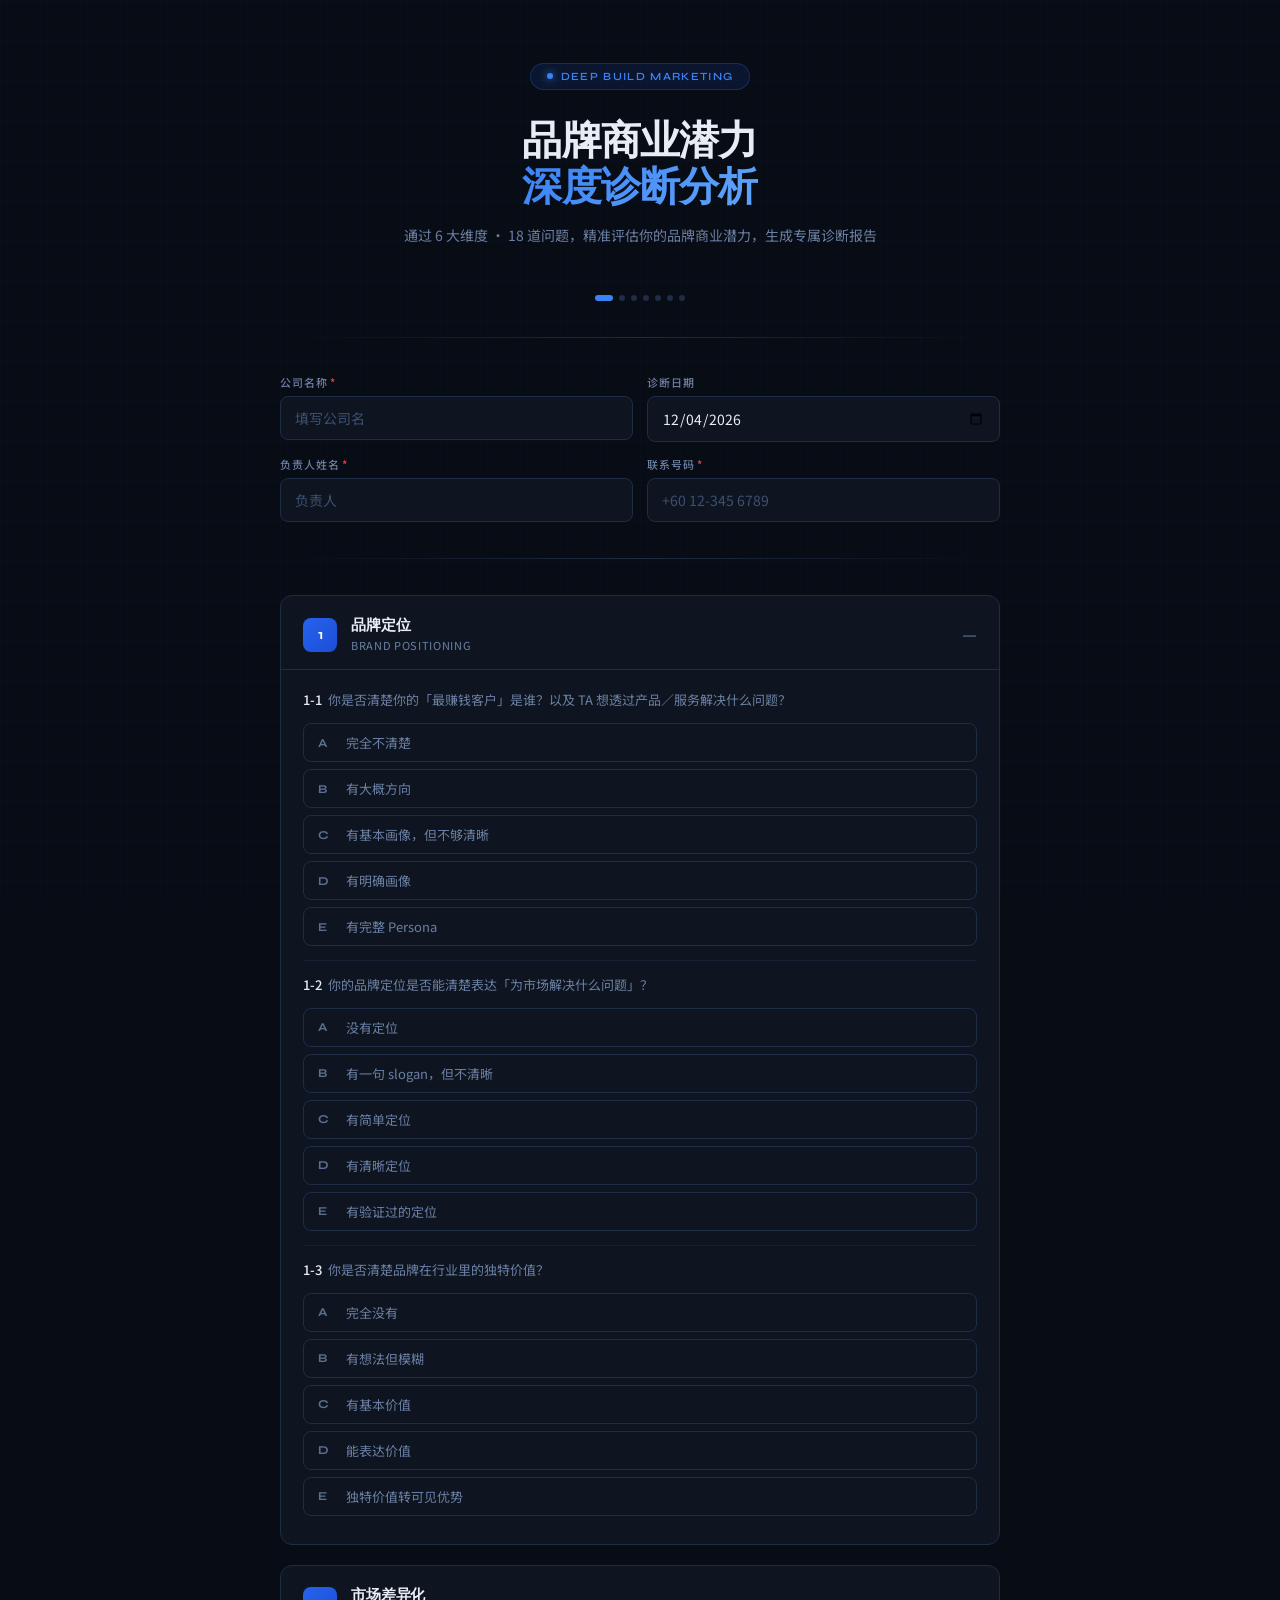
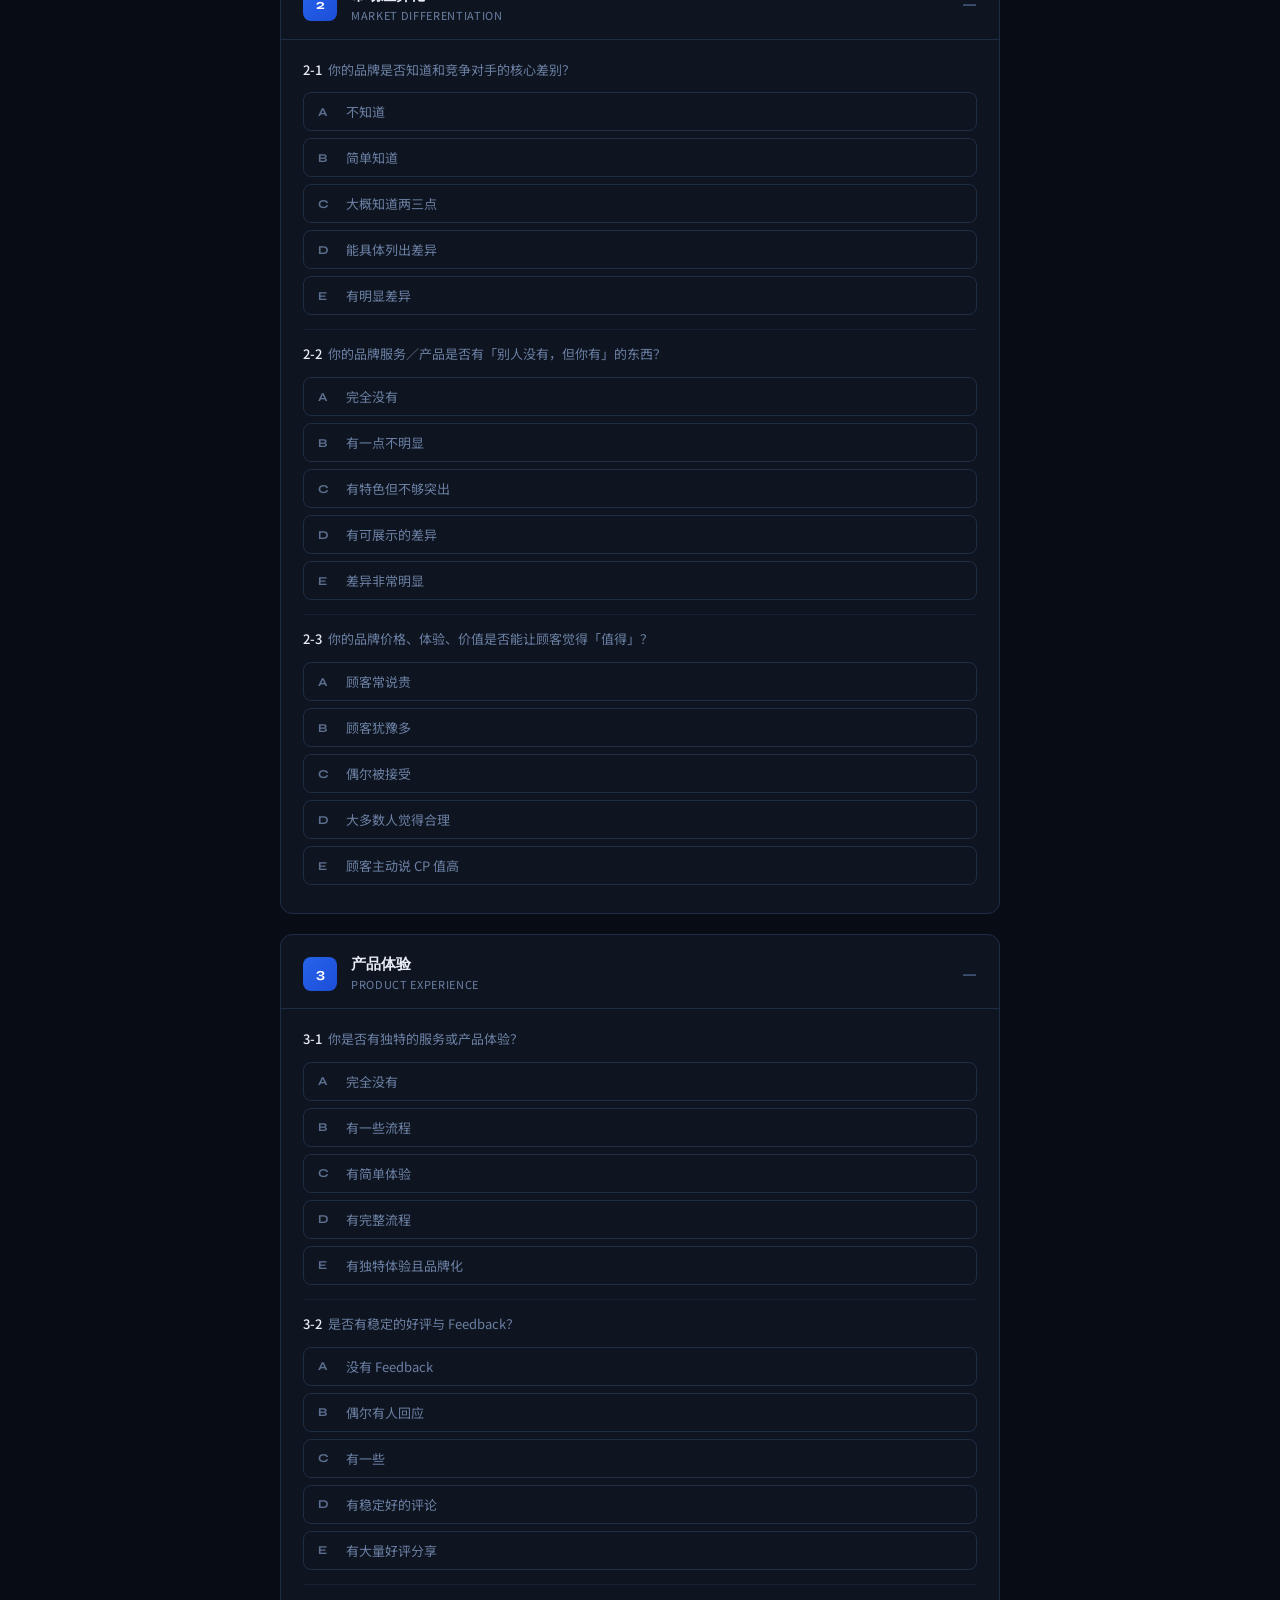
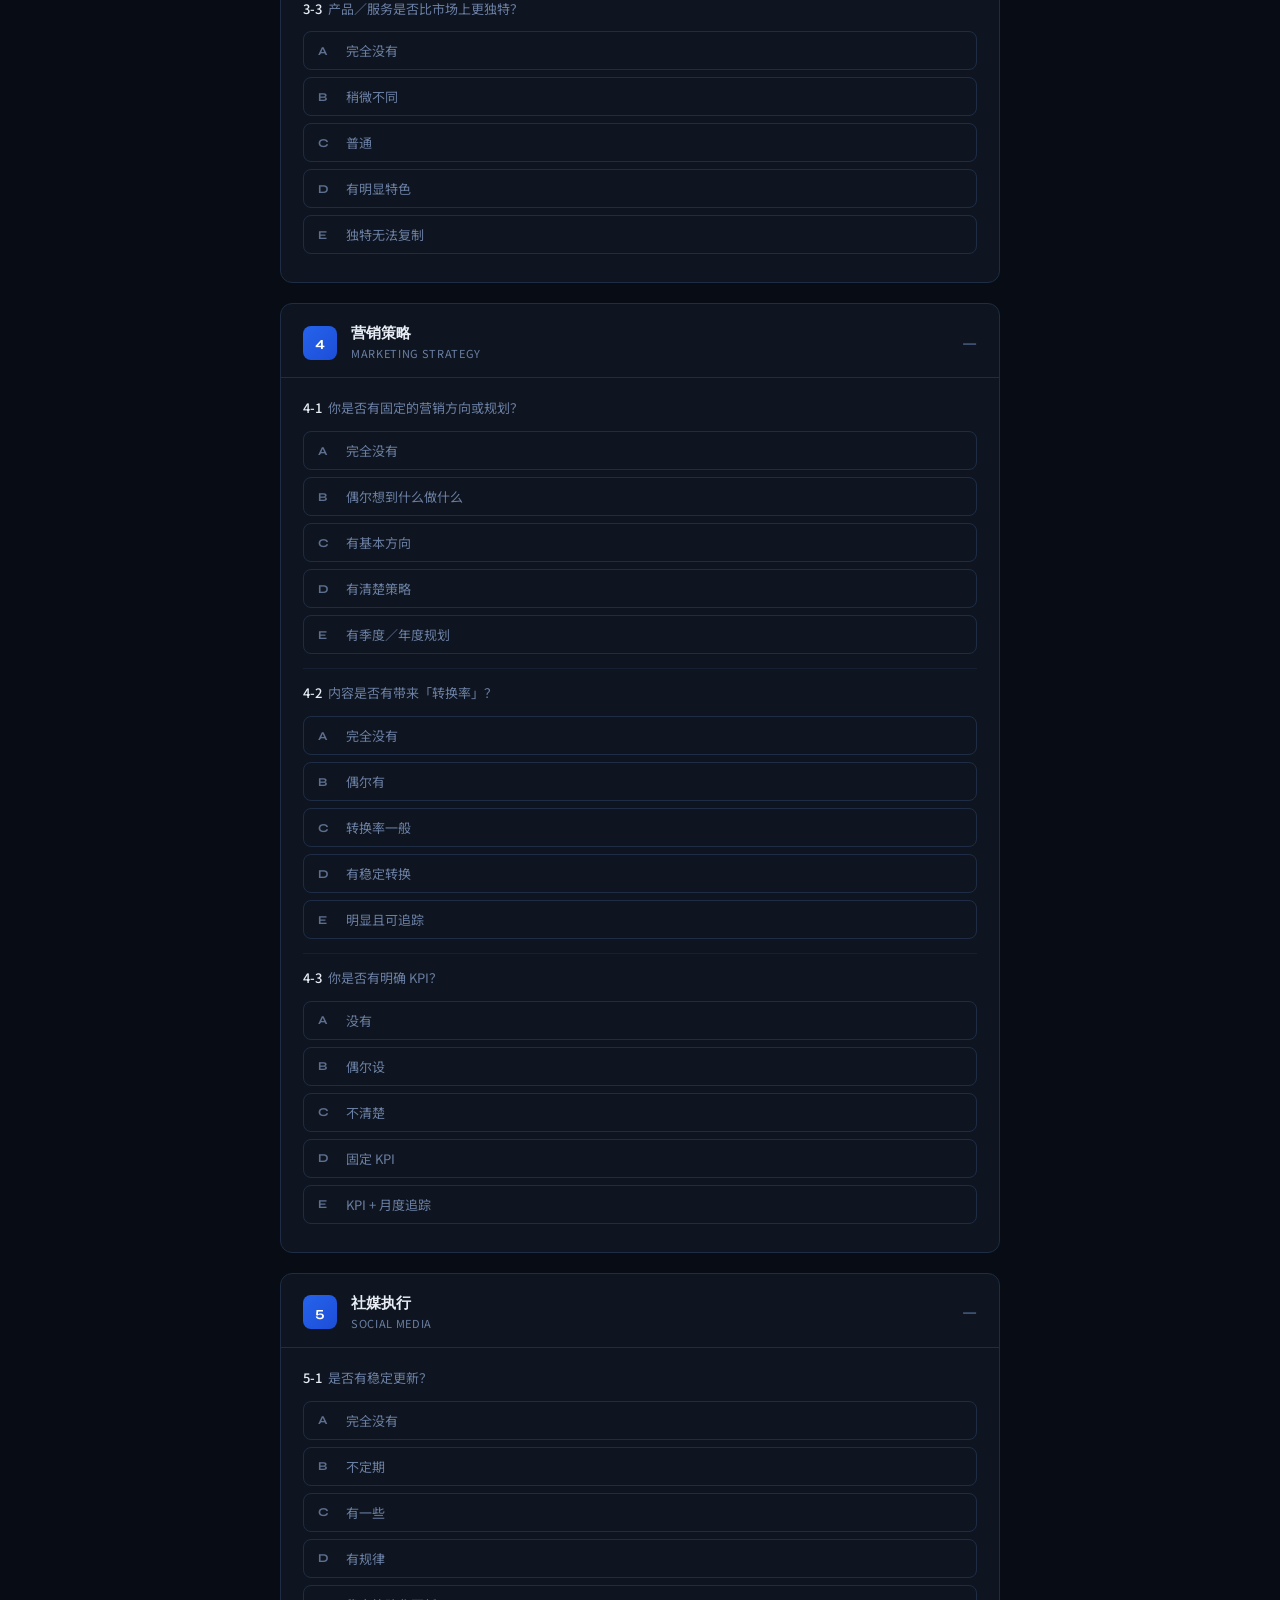
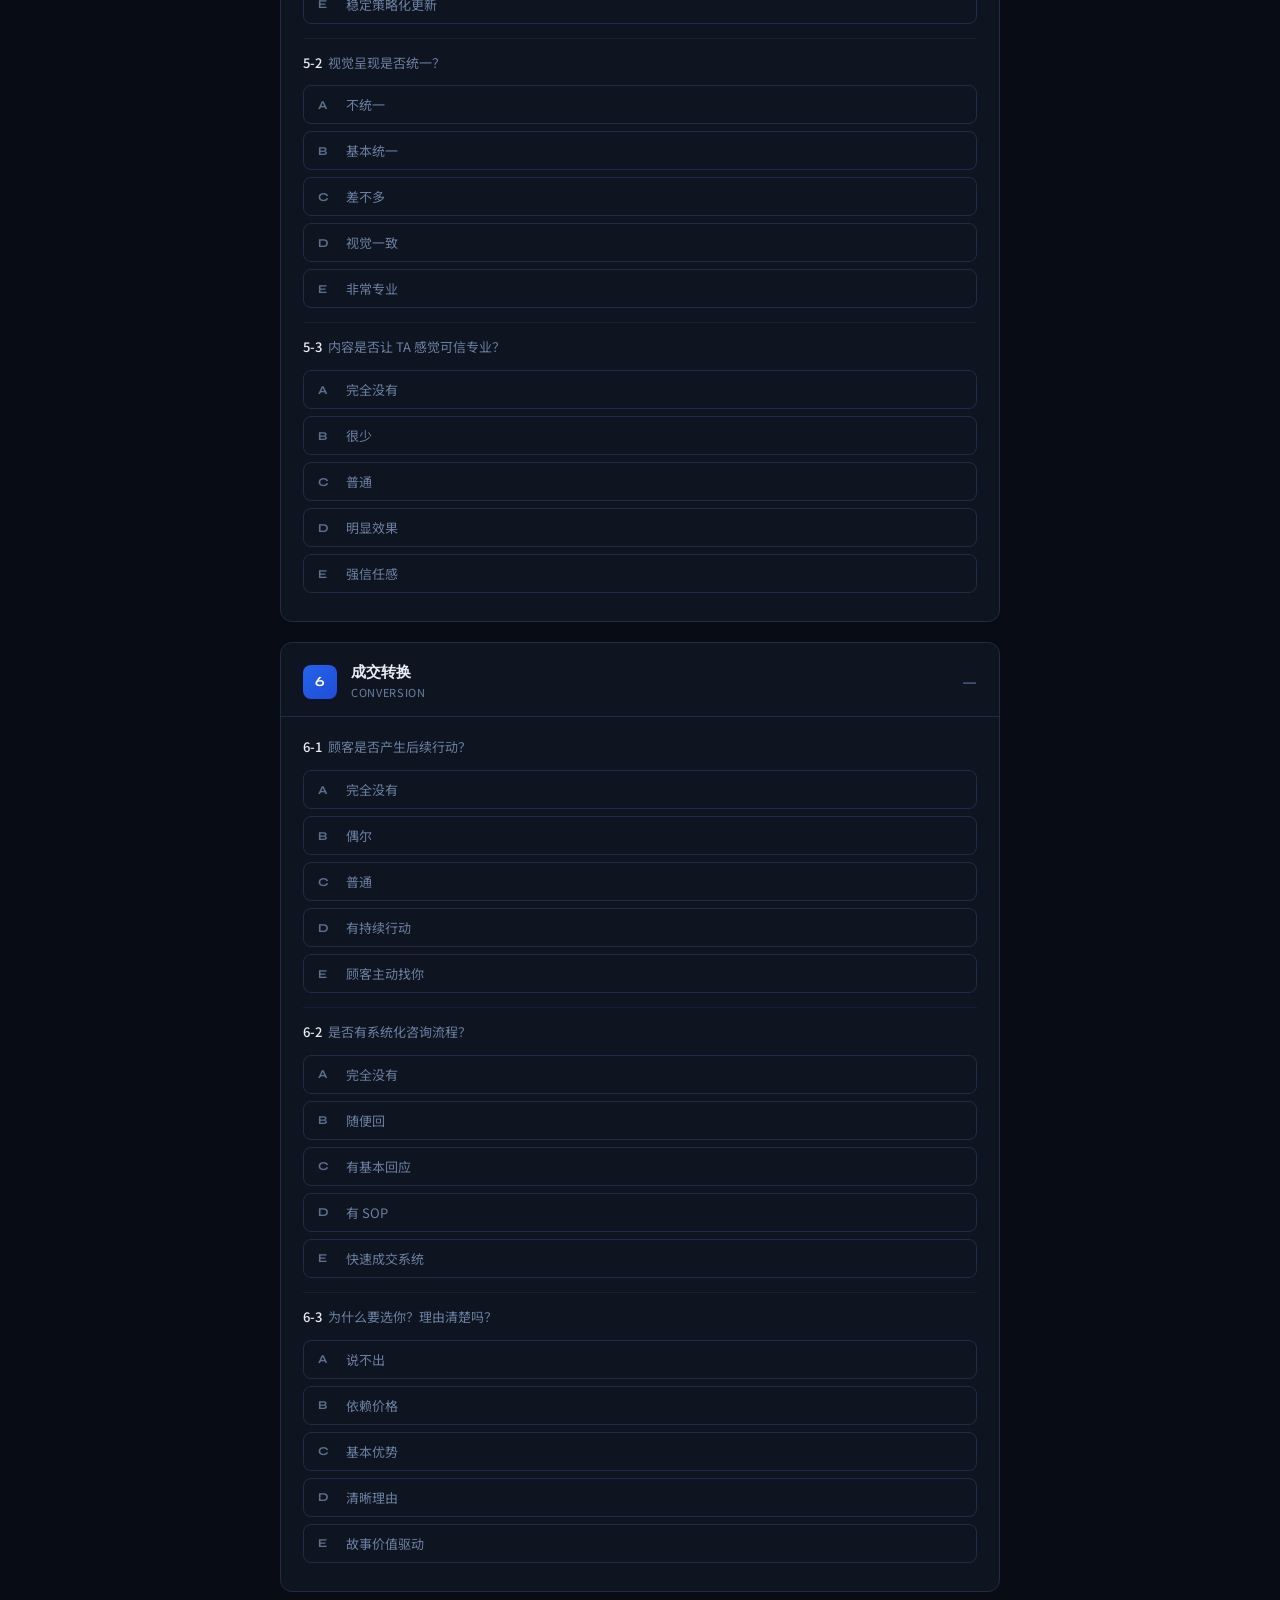
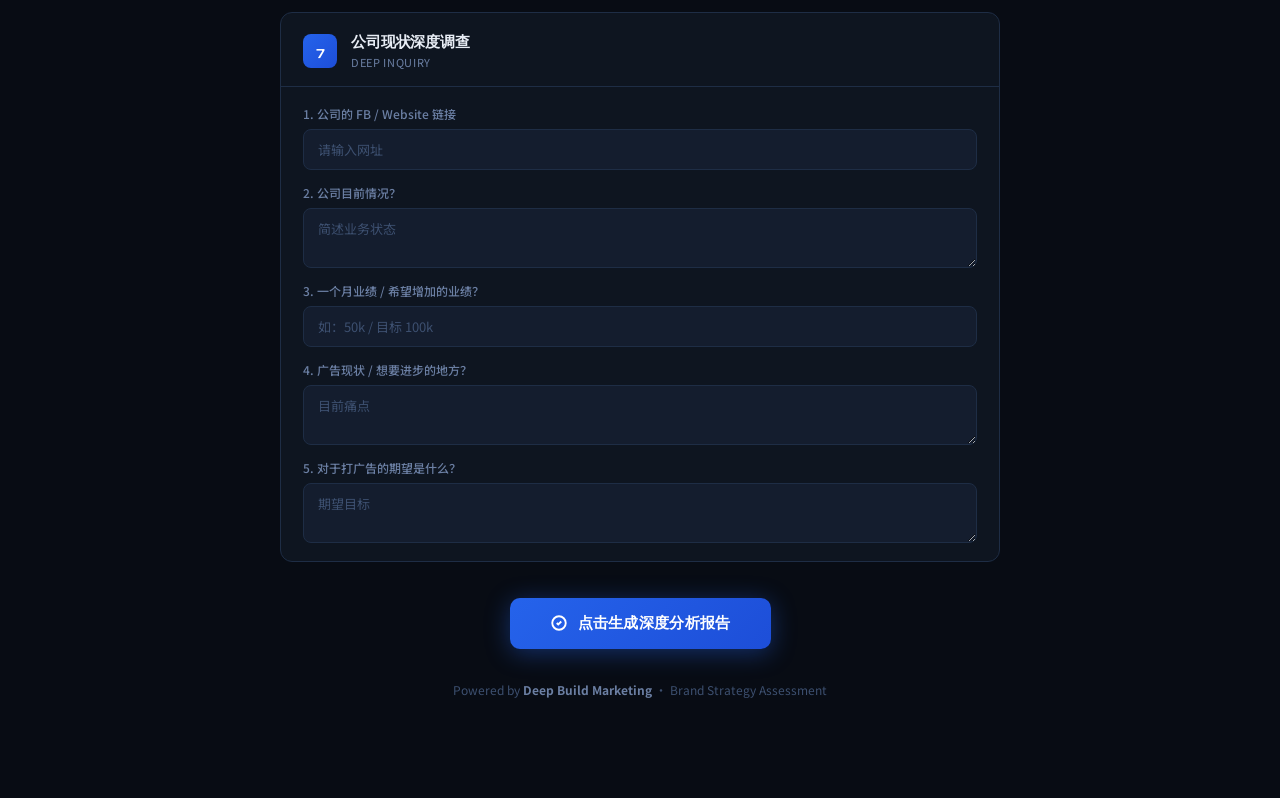
<file: brand-diagnostic.html>
<!DOCTYPE html>
<html lang="zh">
<head>
<meta charset="UTF-8">
<meta name="viewport" content="width=device-width, initial-scale=1.0">
<link rel="icon" href="favicon.ico" sizes="any">
<link rel="icon" type="image/png" sizes="48x48" href="images/favicon-48.png">
<link rel="icon" type="image/png" sizes="512x512" href="images/favicon-512.png">
<link rel="apple-touch-icon" href="images/apple-touch-icon.png">
<title>品牌商业潜力深度诊断 | Deep Build Marketing</title>
<link href="https://fonts.googleapis.com/css2?family=Syne:wght@400;600;700;800&family=Noto+Sans+SC:wght@300;400;500;700&display=swap" rel="stylesheet">
<style>
  :root {
    --bg: #080c14;
    --surface: #0e1520;
    --surface2: #141d2e;
    --border: #1e2d45;
    --accent: #2563eb;
    --accent2: #3b82f6;
    --accent-glow: rgba(37,99,235,0.3);
    --text: #e8edf5;
    --text-muted: #6b7fa3;
    --text-dim: #3d5070;
    --success: #10b981;
    --danger: #ef4444;
    --radius: 12px;
  }
  * { margin:0; padding:0; box-sizing:border-box; }
  body { font-family:'Noto Sans SC',sans-serif; background:var(--bg); color:var(--text); min-height:100vh; overflow-x:hidden; }
  body::before { content:''; position:fixed; inset:0; background-image:linear-gradient(rgba(37,99,235,0.03) 1px,transparent 1px),linear-gradient(90deg,rgba(37,99,235,0.03) 1px,transparent 1px); background-size:40px 40px; pointer-events:none; z-index:0; }
  .container { max-width:760px; margin:0 auto; padding:0 20px 80px; position:relative; z-index:1; }

  /* HEADER */
  .header { text-align:center; padding:60px 0 48px; }
  .header-badge { display:inline-flex; align-items:center; gap:8px; background:rgba(37,99,235,0.12); border:1px solid rgba(37,99,235,0.3); border-radius:100px; padding:6px 16px; font-family:'Syne',sans-serif; font-size:11px; font-weight:600; color:var(--accent2); letter-spacing:0.12em; text-transform:uppercase; margin-bottom:28px; }
  .header-badge::before { content:''; width:6px; height:6px; background:var(--accent2); border-radius:50%; box-shadow:0 0 8px var(--accent2); animation:pulse 2s infinite; }
  @keyframes pulse { 0%,100%{opacity:1} 50%{opacity:0.4} }
  .header h1 { font-family:'Syne',sans-serif; font-size:clamp(26px,5vw,40px); font-weight:800; line-height:1.15; letter-spacing:-0.02em; margin-bottom:14px; }
  .header h1 span { background:linear-gradient(135deg,var(--accent2),#60a5fa); -webkit-background-clip:text; -webkit-text-fill-color:transparent; background-clip:text; }
  .header p { font-size:14px; color:var(--text-muted); line-height:1.7; max-width:480px; margin:0 auto; }
  .section-divider { height:1px; background:linear-gradient(90deg,transparent,var(--border),transparent); margin:36px 0; }

  /* INFO FIELDS */
  .info-grid { display:grid; grid-template-columns:1fr 1fr; gap:14px; margin-bottom:8px; }
  .field-group { display:flex; flex-direction:column; gap:6px; }
  .field-group label { font-size:11px; font-weight:500; color:var(--text-muted); letter-spacing:0.08em; text-transform:uppercase; }
  .field-group input { background:var(--surface); border:1px solid var(--border); border-radius:8px; padding:11px 14px; color:var(--text); font-family:'Noto Sans SC',sans-serif; font-size:14px; outline:none; transition:border-color 0.2s,box-shadow 0.2s; width:100%; }
  .field-group input:focus { border-color:var(--accent); box-shadow:0 0 0 3px var(--accent-glow); }
  .field-group input.error { border-color:var(--danger); box-shadow:0 0 0 3px rgba(239,68,68,0.2); }
  .field-group input::placeholder { color:var(--text-dim); }
  .field-error { font-size:11px; color:var(--danger); margin-top:3px; display:none; }
  .field-error.show { display:block; }

  /* DIMENSION CARD */
  .dimension { background:var(--surface); border:1px solid var(--border); border-radius:var(--radius); margin-bottom:20px; overflow:hidden; transition:border-color 0.3s; }
  .dimension:hover { border-color:rgba(37,99,235,0.35); }
  .dimension-header { display:flex; align-items:center; gap:14px; padding:20px 22px 16px; border-bottom:1px solid var(--border); }
  .dim-number { width:34px; height:34px; background:linear-gradient(135deg,var(--accent),#1d4ed8); border-radius:8px; display:flex; align-items:center; justify-content:center; font-family:'Syne',sans-serif; font-size:14px; font-weight:700; color:#fff; flex-shrink:0; }
  .dim-title { flex:1; }
  .dim-title h3 { font-family:'Syne',sans-serif; font-size:15px; font-weight:700; letter-spacing:-0.01em; }
  .dim-title p { font-size:11px; color:var(--text-muted); margin-top:2px; letter-spacing:0.06em; text-transform:uppercase; }
  .dim-score-badge { font-family:'Syne',sans-serif; font-size:18px; font-weight:700; color:var(--text-dim); transition:color 0.3s; min-width:36px; text-align:right; }

  /* QUESTION */
  .question-list { padding:6px 22px 14px; }
  .question { padding:14px 0; border-bottom:1px solid rgba(30,45,69,0.5); }
  .question:last-child { border-bottom:none; }
  .question-text { font-size:13px; color:var(--text-muted); margin-bottom:12px; line-height:1.6; }
  .question-text strong { color:var(--text); font-weight:500; }

  /* OPTIONS - VERTICAL */
  .options { display:flex; flex-direction:column; gap:7px; }
  .option { display:none; }
  .option + label { display:flex; align-items:center; gap:10px; padding:9px 14px; border:1px solid var(--border); border-radius:8px; font-size:13px; color:var(--text-muted); cursor:pointer; transition:all 0.18s; user-select:none; }
  .option + label:hover { border-color:var(--accent2); color:var(--accent2); background:rgba(37,99,235,0.06); }
  .option:checked + label { background:var(--accent); border-color:var(--accent); color:#fff; box-shadow:0 2px 12px rgba(37,99,235,0.35); }
  .option-key { font-family:'Syne',sans-serif; font-weight:700; font-size:12px; width:18px; flex-shrink:0; opacity:0.85; }

  /* DIM 7 */
  .inquiry-grid { display:flex; flex-direction:column; gap:14px; padding:18px 22px; }
  .inquiry-item { display:flex; flex-direction:column; gap:7px; }
  .inquiry-item label { font-size:12px; color:var(--text-muted); font-weight:500; }
  .inquiry-item input, .inquiry-item textarea { background:var(--surface2); border:1px solid var(--border); border-radius:8px; padding:10px 14px; color:var(--text); font-family:'Noto Sans SC',sans-serif; font-size:13px; outline:none; transition:border-color 0.2s,box-shadow 0.2s; resize:vertical; }
  .inquiry-item input:focus, .inquiry-item textarea:focus { border-color:var(--accent); box-shadow:0 0 0 3px var(--accent-glow); }
  .inquiry-item input::placeholder, .inquiry-item textarea::placeholder { color:var(--text-dim); }

  /* SUBMIT */
  .submit-wrap { text-align:center; margin-top:36px; }
  .btn-submit { display:inline-flex; align-items:center; gap:10px; background:linear-gradient(135deg,var(--accent),#1d4ed8); color:#fff; border:none; border-radius:10px; padding:16px 40px; font-family:'Syne',sans-serif; font-size:15px; font-weight:700; cursor:pointer; letter-spacing:0.02em; box-shadow:0 4px 24px rgba(37,99,235,0.4); transition:all 0.2s; }
  .btn-submit:hover { transform:translateY(-2px); box-shadow:0 8px 32px rgba(37,99,235,0.5); }

  /* REPORT */
  #report-page { display:none; animation:fadeIn 0.5s ease; }
  @keyframes fadeIn { from{opacity:0;transform:translateY(20px)} to{opacity:1;transform:translateY(0)} }
  .report-header { text-align:center; padding:56px 0 40px; }
  .report-badge { display:inline-flex; align-items:center; gap:8px; background:rgba(16,185,129,0.12); border:1px solid rgba(16,185,129,0.3); border-radius:100px; padding:6px 16px; font-family:'Syne',sans-serif; font-size:11px; font-weight:600; color:var(--success); letter-spacing:0.1em; text-transform:uppercase; margin-bottom:22px; }
  .report-header h2 { font-family:'Syne',sans-serif; font-size:clamp(22px,4vw,34px); font-weight:800; letter-spacing:-0.02em; margin-bottom:8px; }
  .report-header p { font-size:13px; color:var(--text-muted); }
  .info-summary { background:var(--surface); border:1px solid var(--border); border-radius:var(--radius); padding:20px 24px; margin-bottom:24px; display:grid; grid-template-columns:1fr 1fr; gap:14px; }
  .info-summary-item .lbl { font-size:10px; color:var(--text-dim); text-transform:uppercase; letter-spacing:0.1em; }
  .info-summary-item .val { font-size:14px; color:var(--text); font-weight:500; }
  .score-section { background:var(--surface); border:1px solid var(--border); border-radius:var(--radius); padding:36px 24px; text-align:center; margin-bottom:24px; position:relative; overflow:hidden; }
  .score-section::before { content:''; position:absolute; top:-60px; left:50%; transform:translateX(-50%); width:200px; height:200px; background:radial-gradient(circle,var(--accent-glow),transparent 70%); pointer-events:none; }
  .score-label { font-size:12px; color:var(--text-muted); letter-spacing:0.1em; text-transform:uppercase; margin-bottom:12px; }
  .score-number { font-family:'Syne',sans-serif; font-size:80px; font-weight:800; line-height:1; letter-spacing:-0.04em; margin-bottom:8px; background:linear-gradient(135deg,#60a5fa,var(--accent2)); -webkit-background-clip:text; -webkit-text-fill-color:transparent; background-clip:text; }
  .score-max { font-size:13px; color:var(--text-dim); margin-bottom:20px; }
  .score-bar-wrap { background:var(--surface2); border-radius:100px; height:8px; max-width:320px; margin:0 auto 16px; overflow:hidden; }
  .score-bar-fill { height:100%; border-radius:100px; background:linear-gradient(90deg,var(--accent),#60a5fa); transition:width 1.2s cubic-bezier(0.16,1,0.3,1); box-shadow:0 0 12px var(--accent-glow); }
  .score-tier { display:inline-block; padding:5px 16px; border-radius:100px; font-family:'Syne',sans-serif; font-size:13px; font-weight:700; }
  .chart-section { background:var(--surface); border:1px solid var(--border); border-radius:var(--radius); padding:28px 24px; margin-bottom:24px; text-align:center; }
  .chart-title { font-family:'Syne',sans-serif; font-size:13px; font-weight:700; color:var(--text-muted); letter-spacing:0.08em; text-transform:uppercase; margin-bottom:24px; }
  #radar-chart { display:block; margin:0 auto; max-width:100%; }
  .dim-results { margin-bottom:24px; }
  .dim-result-card { background:var(--surface); border:1px solid var(--border); border-radius:var(--radius); padding:18px 22px; margin-bottom:12px; }
  .dr-header { display:flex; gap:16px; align-items:center; margin-bottom:12px; }
  .dr-score { width:44px; height:44px; border-radius:10px; display:flex; align-items:center; justify-content:center; font-family:'Syne',sans-serif; font-size:17px; font-weight:800; flex-shrink:0; }
  .dr-name { font-family:'Syne',sans-serif; font-size:14px; font-weight:700; flex:1; }
  .dr-bar-wrap { background:var(--surface2); border-radius:100px; height:5px; margin-bottom:12px; }
  .dr-bar-fill { height:100%; border-radius:100px; transition:width 1s ease; }
  .dr-questions { display:flex; flex-direction:column; gap:8px; }
  .dr-q-row { font-size:12px; line-height:1.55; padding:8px 12px; background:var(--surface2); border-radius:7px; }
  .dr-q-label { color:var(--text-dim); font-size:11px; margin-bottom:2px; }
  .dr-q-choice { color:var(--accent2); font-weight:500; margin-bottom:3px; }
  .dr-q-advice { color:var(--text-muted); }
  .inquiry-summary { background:var(--surface); border:1px solid var(--border); border-radius:var(--radius); padding:22px 24px; margin-bottom:24px; }
  .inquiry-summary h4 { font-family:'Syne',sans-serif; font-size:13px; font-weight:700; color:var(--text-muted); letter-spacing:0.08em; text-transform:uppercase; margin-bottom:16px; }
  .iq-row { display:flex; gap:12px; padding:10px 0; border-bottom:1px solid rgba(30,45,69,0.5); font-size:13px; }
  .iq-row:last-child { border-bottom:none; }
  .iq-row .iq-lbl { color:var(--text-dim); min-width:100px; flex-shrink:0; }
  .iq-row .iq-val { color:var(--text); }
  .cta-section { display:flex; flex-direction:column; gap:12px; margin-top:8px; }
  .btn-wa { display:flex; align-items:center; justify-content:center; gap:10px; background:#16a34a; color:#fff; border:none; border-radius:10px; padding:17px 28px; font-family:'Syne',sans-serif; font-size:15px; font-weight:700; cursor:pointer; text-decoration:none; box-shadow:0 4px 20px rgba(22,163,74,0.35); transition:all 0.2s; }
  .btn-wa:hover { transform:translateY(-2px); box-shadow:0 8px 28px rgba(22,163,74,0.45); }
  .btn-pdf { display:flex; align-items:center; justify-content:center; gap:10px; background:transparent; color:var(--text-muted); border:1px solid var(--border); border-radius:10px; padding:14px 28px; font-family:'Syne',sans-serif; font-size:14px; font-weight:600; cursor:pointer; transition:all 0.2s; }
  .btn-pdf:hover { border-color:var(--accent2); color:var(--accent2); }
  .footer { text-align:center; padding:32px 0 20px; font-size:12px; color:var(--text-dim); }
  .footer strong { color:var(--text-muted); }

  .tier-low { background:rgba(239,68,68,0.15); color:#ef4444; }
  .tier-mid { background:rgba(245,158,11,0.15); color:#f59e0b; }
  .tier-good { background:rgba(59,130,246,0.15); color:#60a5fa; }
  .tier-high { background:rgba(16,185,129,0.15); color:#10b981; }
  .score-dim-low { background:rgba(239,68,68,0.12); color:#ef4444; }
  .score-dim-mid { background:rgba(245,158,11,0.12); color:#f59e0b; }
  .score-dim-good { background:rgba(59,130,246,0.12); color:#60a5fa; }
  .score-dim-high { background:rgba(16,185,129,0.12); color:#10b981; }
  .bar-low { background:linear-gradient(90deg,#ef4444,#f87171); }
  .bar-mid { background:linear-gradient(90deg,#f59e0b,#fbbf24); }
  .bar-good { background:linear-gradient(90deg,#3b82f6,#60a5fa); }
  .bar-high { background:linear-gradient(90deg,#10b981,#34d399); }

  .progress-dots { display:flex; justify-content:center; gap:6px; margin-bottom:32px; }
  .pdot { width:6px; height:6px; border-radius:50%; background:var(--border); transition:all 0.3s; }
  .pdot.filled { background:var(--accent2); width:18px; border-radius:3px; }

  .btn-retake { display:flex; align-items:center; justify-content:center; gap:8px; background:transparent; color:var(--text-dim); border:1px solid var(--border); border-radius:10px; padding:12px 28px; font-family:'Syne',sans-serif; font-size:13px; font-weight:600; cursor:pointer; transition:all 0.2s; }
  .btn-retake:hover { border-color:var(--text-muted); color:var(--text-muted); }
  .btn-pdf.loading { opacity:0.6; pointer-events:none; }

  /* PDF watermark - only visible during export */
  .pdf-watermark { display:none; text-align:center; padding:16px; font-family:'Syne',sans-serif; font-size:11px; color:var(--text-dim); border-top:1px solid var(--border); margin-top:16px; letter-spacing:0.08em; }

  @media (max-width:520px) {
    .info-grid { grid-template-columns:1fr; }
    .info-summary { grid-template-columns:1fr; }
  }
  @media print {
    #form-page { display:none !important; }
    #report-page { display:block !important; }
    body::before { display:none; }
    .btn-wa, .btn-pdf, .btn-retake { display:none; }
  }
</style>
</head>
<body>

<div id="form-page">
  <div class="container">
    <div class="header">
      <div class="header-badge">Deep Build Marketing</div>
      <h1>品牌商业潜力<br><span>深度诊断分析</span></h1>
      <p>通过 6 大维度 · 18 道问题，精准评估你的品牌商业潜力，生成专属诊断报告</p>
    </div>
    <div class="progress-dots" id="progress-dots"></div>
    <div class="section-divider"></div>
    <div class="info-grid">
      <div class="field-group">
        <label>公司名称 <span style="color:#ef4444">*</span></label>
        <input type="text" id="company" placeholder="填写公司名">
        <div class="field-error" id="err-company">请填写公司名称</div>
      </div>
      <div class="field-group">
        <label>诊断日期</label>
        <input type="date" id="diagdate">
      </div>
      <div class="field-group">
        <label>负责人姓名 <span style="color:#ef4444">*</span></label>
        <input type="text" id="person" placeholder="负责人">
        <div class="field-error" id="err-person">请填写负责人姓名</div>
      </div>
      <div class="field-group">
        <label>联系号码 <span style="color:#ef4444">*</span></label>
        <input type="text" id="phone" placeholder="+60 12-345 6789">
        <div class="field-error" id="err-phone">请填写联系号码</div>
      </div>
    </div>
    <div class="section-divider"></div>
    <div id="dimensions-container"></div>
    <div class="dimension" id="dim7">
      <div class="dimension-header">
        <div class="dim-number">7</div>
        <div class="dim-title"><h3>公司现状深度调查</h3><p>Deep Inquiry</p></div>
      </div>
      <div class="inquiry-grid">
        <div class="inquiry-item"><label>1. 公司的 FB / Website 链接</label><input type="text" id="iq1" placeholder="请输入网址"></div>
        <div class="inquiry-item"><label>2. 公司目前情况？</label><textarea id="iq2" rows="2" placeholder="简述业务状态"></textarea></div>
        <div class="inquiry-item"><label>3. 一个月业绩 / 希望增加的业绩？</label><input type="text" id="iq3" placeholder="如：50k / 目标 100k"></div>
        <div class="inquiry-item"><label>4. 广告现状 / 想要进步的地方？</label><textarea id="iq4" rows="2" placeholder="目前痛点"></textarea></div>
        <div class="inquiry-item"><label>5. 对于打广告的期望是什么？</label><textarea id="iq5" rows="2" placeholder="期望目标"></textarea></div>
      </div>
    </div>
    <div class="submit-wrap">
      <button class="btn-submit" onclick="generateReport()">
        <svg width="18" height="18" viewBox="0 0 24 24" fill="none" stroke="currentColor" stroke-width="2.5"><path d="M9 12l2 2 4-4m6 2a9 9 0 11-18 0 9 9 0 0118 0z"/></svg>
        点击生成深度分析报告
      </button>
    </div>
    <div class="footer">Powered by <strong>Deep Build Marketing</strong> · Brand Strategy Assessment</div>
  </div>
</div>

<div id="report-page">
  <div class="container">
    <div class="report-header">
      <div class="report-badge">✓ 诊断已完成</div>
      <h2>品牌诊断汇总报告</h2>
      <p>Deep Build Marketing · 品牌商业潜力评估</p>
    </div>
    <div class="info-summary" id="info-summary"></div>
    <div class="score-section">
      <div class="score-label">综合商业潜力评分</div>
      <div class="score-number" id="total-score">0</div>
      <div class="score-max">满分 90 分</div>
      <div class="score-bar-wrap"><div class="score-bar-fill" id="score-bar" style="width:0%"></div></div>
      <span class="score-tier" id="score-tier"></span>
    </div>
    <div class="chart-section">
      <div class="chart-title">品牌诊断图谱</div>
      <canvas id="radar-chart" width="360" height="320"></canvas>
    </div>
    <div class="dim-results" id="dim-results"></div>
    <div class="inquiry-summary">
      <h4>深度调查回答</h4>
      <div id="iq-summary"></div>
    </div>
    <div class="cta-section">
      <a href="https://wa.me/601169930903" target="_blank" class="btn-wa">
        <svg width="20" height="20" viewBox="0 0 24 24" fill="currentColor"><path d="M17.472 14.382c-.297-.149-1.758-.867-2.03-.967-.273-.099-.471-.148-.67.15-.197.297-.767.966-.94 1.164-.173.199-.347.223-.644.075-.297-.15-1.255-.463-2.39-1.475-.883-.788-1.48-1.761-1.653-2.059-.173-.297-.018-.458.13-.606.134-.133.298-.347.446-.52.149-.174.198-.298.298-.497.099-.198.05-.371-.025-.52-.075-.149-.669-1.612-.916-2.207-.242-.579-.487-.5-.669-.51-.173-.008-.371-.01-.57-.01-.198 0-.52.074-.792.372-.272.297-1.04 1.016-1.04 2.479 0 1.462 1.065 2.875 1.213 3.074.149.198 2.096 3.2 5.077 4.487.709.306 1.262.489 1.694.625.712.227 1.36.195 1.871.118.571-.085 1.758-.719 2.006-1.413.248-.694.248-1.289.173-1.413-.074-.124-.272-.198-.57-.347m-5.421 7.403h-.004a9.87 9.87 0 01-5.031-1.378l-.361-.214-3.741.982.998-3.648-.235-.374a9.86 9.86 0 01-1.51-5.26c.001-5.45 4.436-9.884 9.888-9.884 2.64 0 5.122 1.03 6.988 2.898a9.825 9.825 0 012.893 6.994c-.003 5.45-4.437 9.884-9.885 9.884m8.413-18.297A11.815 11.815 0 0012.05 0C5.495 0 .16 5.335.157 11.892c0 2.096.547 4.142 1.588 5.945L.057 24l6.305-1.654a11.882 11.882 0 005.683 1.448h.005c6.554 0 11.89-5.335 11.893-11.893a11.821 11.821 0 00-3.48-8.413z"/></svg>
        点击免费咨询 Marketing 策略
      </a>
      <button class="btn-pdf" id="btn-pdf-export" onclick="exportPDF()">
        <svg width="17" height="17" viewBox="0 0 24 24" fill="none" stroke="currentColor" stroke-width="2"><path d="M12 10v6m0 0l-3-3m3 3l3-3m2 8H7a2 2 0 01-2-2V5a2 2 0 012-2h5.586a1 1 0 01.707.293l5.414 5.414a1 1 0 01.293.707V19a2 2 0 01-2 2z"/></svg>
        <span id="pdf-btn-text">导出专业 PDF 报告</span>
      </button>
      <button class="btn-retake" onclick="retakeTest()">
        <svg width="16" height="16" viewBox="0 0 24 24" fill="none" stroke="currentColor" stroke-width="2"><path d="M4 4v5h.582m15.356 2A8.001 8.001 0 004.582 9m0 0H9m11 11v-5h-.581m0 0a8.003 8.003 0 01-15.357-2m15.357 2H15"/></svg>
        重新测试
      </button>
    </div>
    <div class="footer"><strong>Deep Build Marketing</strong> · 品牌商业潜力诊断系统</div>
  </div>
</div>

<script>
// ====== 90条独立建议：每维度3题，每题5选项 ======
// 结构: advice[dimIndex][questionIndex][optionIndex(0=A,4=E)]
const advice = [
  // 维度1：品牌定位
  [
    // 题1-1
    [
      "你完全不了解目标客户是谁，建议立刻做「最赚钱客户」访谈，收集3-5个真实案例建立初步画像。",
      "你有方向但还不够清晰，试着写出客户的年龄、职业、痛点，把「大概」变成具体文字。",
      "你有基本画像但细节不足，补充客户的「触发购买时刻」和「最怕什么」，让画像更立体。",
      "你有明确画像，下一步是验证——用画像去反推你的文案和产品，看转换率是否提升。",
      "你已建立完整 Persona，把它分享给团队，确保所有内容创作和广告投放都基于同一画像。"
    ],
    // 题1-2
    [
      "你的品牌没有定位，潜在客户不知道你解决什么问题，亟需用一句话说清楚你的核心价值。",
      "你有 Slogan 但不清晰，建议用「我帮助[目标客户]解决[痛点]，实现[成果]」格式重写定位句。",
      "你有简单定位，检查它是否真的说出客户「想要的结果」，而非只是描述你做什么。",
      "你有清晰定位，把它放在每一个触点：主页首屏、简介、广告素材，让新访客3秒就能理解你。",
      "你的定位已经过验证，持续用数据监测定位的吸引力，并每季度检视是否需要微调。"
    ],
    // 题1-3
    [
      "你说不出品牌在行业里的独特价值，这会让你陷入价格战。先列出竞争对手的卖点，找出他们没做到的空白。",
      "你有想法但模糊，把独特价值写成一段话，然后问5个真实客户「这对你有吸引力吗」来验证。",
      "你有基本价值但没有被充分传达，在内容和广告中加入具体数字或案例，让价值变得可见。",
      "你能表达价值，把它转化为「对比式」内容：展示选择你 vs 不选择你的具体差异。",
      "你的独特价值已成为可见优势，系统地收集客户见证，让价值被客户的口吻传播出去。"
    ]
  ],
  // 维度2：市场差异化
  [
    // 题2-1
    [
      "你不了解竞争对手，先花2小时研究行业前3名：他们的定价、内容、评价、产品卖点是什么。",
      "你只是简单了解，制作一张竞争对比表，逐项对比服务、价格、体验、口碑，找出差异点。",
      "你大概知道两三点差异，但还不够有力，把这些差异转化为内容主题，让客户主动感受不同。",
      "你能具体列出差异，下一步是把它变成品牌故事，让「为什么选你」有情感说服力。",
      "你有明显差异化优势，定期监测竞争对手动态，持续强化并在营销内容中反复强调你的领先之处。"
    ],
    // 题2-2
    [
      "你完全没有「别人没有你才有」的东西，这是最危险的状态——开始思考你的服务流程、团队经验或结果有何独特之处。",
      "你有一点不明显的差异，需要更用力放大它，哪怕只是服务速度、售后体验或某个细节的坚持。",
      "你有特色但不够突出，在宣传上大胆把它放在最显眼的位置，别藏在文字堆里。",
      "你有可展示的差异，用案例、对比图、Before & After 呈现给潜在客户看，让他们亲眼感受。",
      "你的差异非常明显，把它打造成品牌标志性符号，让「提到你就想到这个」成为市场认知。"
    ],
    // 题2-3
    [
      "客户常说贵，说明你的价值传达有问题，不是降价——而是用内容让客户先感受到价值再看价格。",
      "客户犹豫多，通常是信任度不足，增加社会证明（好评、案例、数据）来降低决策风险。",
      "偶尔被接受，需要优化你的报价方式和呈现价值的顺序，先建立信任再谈价格。",
      "大多数人觉得合理，专注维持这个感知，并通过增值服务让客户觉得「超值」而非「刚好合理」。",
      "客户主动说 CP 值高，把这些真实反馈收集起来作为案例素材，让未来的客户看到别人的评价。"
    ]
  ],
  // 维度3：产品体验
  [
    // 题3-1
    [
      "你完全没有独特的服务体验，从「第一次联系到成交后跟进」画出你的服务地图，找3个可以加分的节点。",
      "你有一些流程但不成体系，把现有的做法整理成 SOP，让每个客户都能得到一致的服务体验。",
      "你有简单体验流程，在其中加入一个「惊喜时刻」——小礼物、感谢信、意外的额外服务。",
      "你有完整流程，开始将它「品牌化」：给它取一个名字，让客户觉得这是你专属的服务体验。",
      "你有独特且品牌化的体验，把它记录成视频或文字案例，让潜在客户在决策前就感受到这种不同。"
    ],
    // 题3-2
    [
      "你没有收集 Feedback，立刻设计一个简单的满意度问卷，在每次服务后发送给客户。",
      "偶尔有人回应但没有系统化，建立固定的好评收集节点，例如服务完成后3天主动询问。",
      "你有一些评论，把最好的3-5条好评做成视觉素材放在社媒和简介中，让它发挥传播价值。",
      "你有稳定好评，开始建立「客户见证库」，按行业、问题类型分类，在销售时精准展示。",
      "你有大量好评分享，把这些内容系统化——定期发布 UGC、案例故事，形成持续的信任背书。"
    ],
    // 题3-3
    [
      "你的产品和市场上的没有差别，这会让你永远活在价格竞争里，需要认真思考「只有我才能做到的是什么」。",
      "你稍微不同但差距微小，把这个「稍微」放大，是材料、是工艺、是服务时间、还是某种承诺？",
      "你的产品属于普通水平，考虑增加附加价值：延保、专属咨询、定期回访，让平凡变得特别。",
      "你有明显特色，确保每一个接触点都在传达这个特色，包括包装、沟通方式、交付形式。",
      "你的产品独特且难以复制，保护好这个核心优势，同时思考如何将它扩展成品牌的护城河。"
    ]
  ],
  // 维度4：营销策略
  [
    // 题4-1
    [
      "你完全没有营销规划，每次临时想到才做，结果是断断续续无法积累效果，建议先做一个月的内容计划。",
      "你偶尔想到什么就做什么，这种方式无法建立品牌认知，需要设定固定的内容节奏和发布频率。",
      "你有基本方向，下一步是把「方向」转化成「计划」：每月发什么主题、每周发几篇、目标是什么。",
      "你有清楚策略，把策略进一步细化成执行日历，并每月检视数据来优化下一月的方向。",
      "你有季度/年度规划，这是最健康的营销状态，持续追踪 KPI 并根据市场变化灵活调整。"
    ],
    // 题4-2
    [
      "你的内容完全没有带来转换，内容不等于销售，需要在每篇内容中加入明确的行动呼吁（CTA）。",
      "偶尔有转换但不稳定，检查你的内容漏斗：是吸引力不够、信任度不够、还是转换路径不清晰？",
      "转换率一般，尝试 A/B 测试：不同的标题、图片、CTA 文字，找出对你受众最有效的组合。",
      "你有稳定转换，记录哪类内容转换率最高，把它复制成模板，系统化产出高转换内容。",
      "你的转换明显且可追踪，下一步是优化每个转换节点的成本，降低 CPL，提升 ROI。"
    ],
    // 题4-3
    [
      "你完全没有 KPI，没有 KPI 就没有方向，先设定3个最重要的指标：触及率、询问数、成交数。",
      "你偶尔设 KPI 但不固定，把 KPI 变成每月固定仪式：月初设定、月末回顾，形成复盘习惯。",
      "你有 KPI 但不清楚它们是否合理，对照行业基准数据校准你的 KPI，让目标有参考依据。",
      "你有固定 KPI，开始建立数据看板，把每周的关键数字可视化，让趋势一眼看出。",
      "你有 KPI + 月度追踪，这是数据驱动营销的正确姿态，下一步是预测模型：根据历史数据预测未来表现。"
    ]
  ],
  // 维度5：社媒执行
  [
    // 题5-1
    [
      "你完全没有更新，空白的社媒主页会让潜在客户失去信任，从每周1篇开始，先建立存在感。",
      "你不定期更新，不规律的发布会让算法降低你的触及率，设定固定发布日，让受众形成期待。",
      "你有一些内容，但频率还不够稳定，建立内容素材库，在状态好时批量创作，确保持续供应。",
      "你有规律更新，现在专注提升内容质量：每篇内容都应该解决一个具体问题或传达一个清晰信息。",
      "你有稳定策略化更新，这是内容营销的理想状态，下一步是分析数据，找出表现最好的内容类型并放大。"
    ],
    // 题5-2
    [
      "你的视觉完全不统一，这会让品牌看起来不专业，立刻确定2-3个主色、1套字体、固定的排版风格。",
      "你有基本统一但还不精致，设计一套简单的品牌模板，确保每次发布都用同一套视觉框架。",
      "你的视觉差不多统一，检查你的头像、简介、封面图、内容图是否传达出同一个品牌感。",
      "你的视觉一致，进一步精进：确保在不同平台（FB/INS/小红书）都有平台专属但品牌一致的视觉风格。",
      "你的视觉非常专业，把这套视觉规范整理成品牌手册，确保未来的合作方或员工都能保持一致。"
    ],
    // 题5-3
    [
      "你的内容完全没有建立信任感，潜在客户不信任你就不会购买，先从「专业干货」和「真实案例」两类内容开始。",
      "你的内容很少让人觉得可信，增加「数字证明」：服务了多少客户、达成了什么成果，让信任有依据。",
      "你的内容普通，尝试加入「幕后故事」和「客户见证」，让受众感受到你的真实和专业。",
      "你的内容有明显信任效果，进一步建立「权威感」：分享行业洞察、趋势分析、专业观点。",
      "你的内容建立了强信任感，把最高信任度的内容做成「品牌资产」：置顶、精选、长期投放。"
    ]
  ],
  // 维度6：成交转换
  [
    // 题6-1
    [
      "看了内容之后客户完全没有行动，说明你的内容缺乏「下一步指引」，每篇内容都要有明确的 CTA。",
      "偶尔有客户行动，这说明你的产品有吸引力，但转换路径不够顺畅，简化「从看到到询问」的步骤。",
      "转换率普通，测试不同的 CTA 方式：私信、留言、点击链接，找出哪个对你的受众最有效。",
      "客户有持续行动，优化询问后的跟进速度——90%的询单在30分钟内回复成交率最高。",
      "客户主动找你，这是品牌信任度的最高表现，建立快速响应系统并优化报价流程，抓住每一个主动询问。"
    ],
    // 题6-2
    [
      "你完全没有咨询流程，每次询问都随机应对，这会让成交率极不稳定，立刻建立标准回复模板。",
      "你随便回复询问，缺乏结构的回复会让客户感到不专业，设计一套「问题-价值-报价」的标准流程。",
      "你有基本回应但不完整，补充关键环节：了解需求→展示案例→解答疑虑→给出报价→跟进，形成完整链条。",
      "你有 SOP，检视每个步骤的效率，找出成交率最低的环节，重点优化那个卡点。",
      "你有快速成交系统，把成功的成交对话整理成案例，用于培训团队和优化话术。"
    ],
    // 题6-3
    [
      "你说不出「为什么选你」，这是最根本的问题，没有清晰的选择理由，价格就是唯一的竞争武器。",
      "你依赖价格竞争，这是最不健康的状态，试着找出除价格以外的3个购买理由，并反复传达。",
      "你有基本优势，把优势转化成「对比语言」：不是「我们很专业」，而是「我们帮X客户在Y时间内实现了Z结果」。",
      "你有清晰的选择理由，把它变成核心故事，在每次咨询的开头就讲述，让客户在比较之前就产生倾向。",
      "你用故事和价值驱动成交，把最成功的成交故事记录下来，持续迭代并分享给团队成为标准话术。"
    ]
  ]
];

const dimensions = [
  { id:1, name:'品牌定位', en:'Brand Positioning' },
  { id:2, name:'市场差异化', en:'Market Differentiation' },
  { id:3, name:'产品体验', en:'Product Experience' },
  { id:4, name:'营销策略', en:'Marketing Strategy' },
  { id:5, name:'社媒执行', en:'Social Media' },
  { id:6, name:'成交转换', en:'Conversion' }
];

const questions = [
  // 维度1
  [
    { q:'你是否清楚你的「最赚钱客户」是谁？以及 TA 想透过产品／服务解决什么问题？', opts:['完全不清楚','有大概方向','有基本画像，但不够清晰','有明确画像','有完整 Persona'] },
    { q:'你的品牌定位是否能清楚表达「为市场解决什么问题」？', opts:['没有定位','有一句 slogan，但不清晰','有简单定位','有清晰定位','有验证过的定位'] },
    { q:'你是否清楚品牌在行业里的独特价值？', opts:['完全没有','有想法但模糊','有基本价值','能表达价值','独特价值转可见优势'] }
  ],
  // 维度2
  [
    { q:'你的品牌是否知道和竞争对手的核心差别？', opts:['不知道','简单知道','大概知道两三点','能具体列出差异','有明显差异'] },
    { q:'你的品牌服务／产品是否有「别人没有，但你有」的东西？', opts:['完全没有','有一点不明显','有特色但不够突出','有可展示的差异','差异非常明显'] },
    { q:'你的品牌价格、体验、价值是否能让顾客觉得「值得」？', opts:['顾客常说贵','顾客犹豫多','偶尔被接受','大多数人觉得合理','顾客主动说 CP 值高'] }
  ],
  // 维度3
  [
    { q:'你是否有独特的服务或产品体验？', opts:['完全没有','有一些流程','有简单体验','有完整流程','有独特体验且品牌化'] },
    { q:'是否有稳定的好评与 Feedback？', opts:['没有 Feedback','偶尔有人回应','有一些','有稳定好的评论','有大量好评分享'] },
    { q:'产品／服务是否比市场上更独特？', opts:['完全没有','稍微不同','普通','有明显特色','独特无法复制'] }
  ],
  // 维度4
  [
    { q:'你是否有固定的营销方向或规划？', opts:['完全没有','偶尔想到什么做什么','有基本方向','有清楚策略','有季度／年度规划'] },
    { q:'内容是否有带来「转换率」？', opts:['完全没有','偶尔有','转换率一般','有稳定转换','明显且可追踪'] },
    { q:'你是否有明确 KPI？', opts:['没有','偶尔设','不清楚','固定 KPI','KPI + 月度追踪'] }
  ],
  // 维度5
  [
    { q:'是否有稳定更新？', opts:['完全没有','不定期','有一些','有规律','稳定策略化更新'] },
    { q:'视觉呈现是否统一？', opts:['不统一','基本统一','差不多','视觉一致','非常专业'] },
    { q:'内容是否让 TA 感觉可信专业？', opts:['完全没有','很少','普通','明显效果','强信任感'] }
  ],
  // 维度6
  [
    { q:'顾客是否产生后续行动？', opts:['完全没有','偶尔','普通','有持续行动','顾客主动找你'] },
    { q:'是否有系统化咨询流程？', opts:['完全没有','随便回','有基本回应','有 SOP','快速成交系统'] },
    { q:'为什么要选你？理由清楚吗？', opts:['说不出','依赖价格','基本优势','清晰理由','故事价值驱动'] }
  ]
];

// Build form
function buildForm() {
  const container = document.getElementById('dimensions-container');
  const dots = document.getElementById('progress-dots');
  for (let i=0;i<7;i++) {
    const d=document.createElement('div');
    d.className='pdot'+(i===0?' filled':'');
    d.id='dot-'+i;
    dots.appendChild(d);
  }
  dimensions.forEach((dim,di) => {
    const card=document.createElement('div');
    card.className='dimension';
    let questionsHTML=questions[di].map((q,qi) => {
      const name=`q${dim.id}_${qi}`;
      const optsHTML=q.opts.map((opt,oi) => {
        const key=String.fromCharCode(65+oi);
        return `<input type="radio" class="option" name="${name}" id="${name}_${oi}" value="${oi+1}" onchange="updateDimScore(${dim.id})">
<label for="${name}_${oi}"><span class="option-key">${key}</span>${opt}</label>`;
      }).join('\n');
      return `<div class="question">
<div class="question-text"><strong>${dim.id}-${qi+1}</strong>&nbsp;&nbsp;${q.q}</div>
<div class="options">${optsHTML}</div>
</div>`;
    }).join('');
    card.innerHTML=`<div class="dimension-header">
<div class="dim-number">${dim.id}</div>
<div class="dim-title"><h3>${dim.name}</h3><p>${dim.en}</p></div>
<div class="dim-score-badge" id="badge-${dim.id}">—</div>
</div>
<div class="question-list">${questionsHTML}</div>`;
    container.appendChild(card);
  });
  document.getElementById('diagdate').value=new Date().toISOString().split('T')[0];
}

function updateDimScore(dimId) {
  const di=dimId-1;
  let score=0;
  questions[di].forEach((_,qi)=>{
    const sel=document.querySelector(`input[name="q${dimId}_${qi}"]:checked`);
    if(sel) score+=parseInt(sel.value);
  });
  const badge=document.getElementById('badge-'+dimId);
  badge.textContent=score||'—';
  const pct=score/15;
  if(score===0) badge.style.color='var(--text-dim)';
  else if(pct<0.4) badge.style.color='#ef4444';
  else if(pct<0.6) badge.style.color='#f59e0b';
  else if(pct<0.8) badge.style.color='#60a5fa';
  else badge.style.color='#10b981';
  // dots
  let filled=1;
  dimensions.forEach((d,dii)=>{
    let s=0;
    questions[dii].forEach((_,qi)=>{
      const sel=document.querySelector(`input[name="q${d.id}_${qi}"]:checked`);
      if(sel) s+=parseInt(sel.value);
    });
    if(s>0) filled=dii+2;
  });
  for(let i=0;i<7;i++){
    const dot=document.getElementById('dot-'+i);
    if(dot) dot.className='pdot'+(i<filled?' filled':'');
  }
}

function getScores() {
  const scores=[];
  let total=0;
  dimensions.forEach((dim,di)=>{
    let s=0;
    questions[di].forEach((_,qi)=>{
      const sel=document.querySelector(`input[name="q${dim.id}_${qi}"]:checked`);
      if(sel) s+=parseInt(sel.value);
    });
    scores.push(s);
    total+=s;
  });
  return {scores,total};
}

function getScoreClass(score,max){
  const p=score/max;
  if(p<0.4) return 'low';
  if(p<0.6) return 'mid';
  if(p<0.8) return 'good';
  return 'high';
}

function getTierLabel(total){
  if(total<27) return {label:'⚠️ 品牌基础薄弱，亟需策略重建',cls:'tier-low'};
  if(total<54) return {label:'📌 有一定基础，存在明显提升空间',cls:'tier-mid'};
  if(total<72) return {label:'🔵 品牌运营良好，策略优化阶段',cls:'tier-good'};
  return {label:'🏆 品牌竞争力强，持续精进领先优势',cls:'tier-high'};
}

function generateReport(){
  // Validate required fields
  const company=document.getElementById('company').value.trim();
  const person=document.getElementById('person').value.trim();
  const phone=document.getElementById('phone').value.trim();
  let valid=true;

  function setErr(id,errId,show){
    const el=document.getElementById(id);
    const err=document.getElementById(errId);
    if(show){ el.classList.add('error'); err.classList.add('show'); }
    else { el.classList.remove('error'); err.classList.remove('show'); }
  }

  if(!company){ setErr('company','err-company',true); valid=false; } else setErr('company','err-company',false);
  if(!person){ setErr('person','err-person',true); valid=false; } else setErr('person','err-person',false);
  if(!phone){ setErr('phone','err-phone',true); valid=false; } else setErr('phone','err-phone',false);

  if(!valid){
    document.getElementById('company').scrollIntoView({behavior:'smooth',block:'center'});
    return;
  }

  // Clear errors on input
  ['company','person','phone'].forEach(id=>{
    document.getElementById(id).addEventListener('input',function(){
      this.classList.remove('error');
      document.getElementById('err-'+id).classList.remove('show');
    },{once:true});
  });

  const {scores,total}=getScores();
  const diagdate=document.getElementById('diagdate').value||'未填';
  const iq1=document.getElementById('iq1').value||'未填';
  const iq2=document.getElementById('iq2').value||'未填';
  const iq3=document.getElementById('iq3').value||'未填';
  const iq4=document.getElementById('iq4').value||'未填';
  const iq5=document.getElementById('iq5').value||'未填';

  document.getElementById('form-page').style.display='none';
  document.getElementById('report-page').style.display='block';
  window.scrollTo(0,0);

  document.getElementById('info-summary').innerHTML=`
<div class="info-summary-item"><div class="lbl">公司名称</div><div class="val">${company}</div></div>
<div class="info-summary-item"><div class="lbl">负责人</div><div class="val">${person}</div></div>
<div class="info-summary-item"><div class="lbl">联系号码</div><div class="val">${phone}</div></div>
<div class="info-summary-item"><div class="lbl">诊断日期</div><div class="val">${diagdate}</div></div>`;

  // Score animation
  const scoreEl=document.getElementById('total-score');
  const barEl=document.getElementById('score-bar');
  const tierEl=document.getElementById('score-tier');
  const tier=getTierLabel(total);
  let count=0;
  const step=Math.max(1,Math.floor(total/40));
  const timer=setInterval(()=>{
    count=Math.min(count+step,total);
    scoreEl.textContent=count;
    if(count>=total) clearInterval(timer);
  },30);
  setTimeout(()=>{ barEl.style.width=(total/90*100)+'%'; },100);
  tierEl.textContent=tier.label;
  tierEl.className='score-tier '+tier.cls;

  // Dimension results with per-option advice
  const dimResultsEl=document.getElementById('dim-results');
  dimResultsEl.innerHTML='';
  dimensions.forEach((dim,di)=>{
    const s=scores[di];
    const cls=getScoreClass(s,15);
    const pct=(s/15*100).toFixed(0);
    const card=document.createElement('div');
    card.className='dim-result-card';

    // Build per-question advice rows
    let qRows='';
    questions[di].forEach((q,qi)=>{
      const sel=document.querySelector(`input[name="q${dim.id}_${qi}"]:checked`);
      if(sel){
        const optIdx=parseInt(sel.value)-1;
        const key=String.fromCharCode(65+optIdx);
        const choiceText=q.opts[optIdx];
        const advText=advice[di][qi][optIdx];
        qRows+=`<div class="dr-q-row">
<div class="dr-q-label">${dim.id}-${qi+1}  ${q.q}</div>
<div class="dr-q-choice">选择 ${key}：${choiceText}</div>
<div class="dr-q-advice">💡 ${advText}</div>
</div>`;
      } else {
        qRows+=`<div class="dr-q-row">
<div class="dr-q-label">${dim.id}-${qi+1}  ${q.q}</div>
<div class="dr-q-advice" style="color:var(--text-dim)">（本题未作答）</div>
</div>`;
      }
    });

    card.innerHTML=`<div class="dr-header">
<div class="dr-score score-dim-${cls}">${s}</div>
<div class="dr-name">${dim.id}. ${dim.name} <span style="font-weight:400;font-size:12px;color:var(--text-dim)">${dim.en}</span></div>
</div>
<div class="dr-bar-wrap"><div class="dr-bar-fill bar-${cls}" id="drbar-${di}" style="width:0%"></div></div>
<div class="dr-questions">${qRows}</div>`;
    dimResultsEl.appendChild(card);
    setTimeout(()=>{ document.getElementById('drbar-'+di).style.width=pct+'%'; },200+di*80);
  });

  document.getElementById('iq-summary').innerHTML=`
<div class="iq-row"><div class="iq-lbl">FB / Website</div><div class="iq-val">${iq1}</div></div>
<div class="iq-row"><div class="iq-lbl">公司现状</div><div class="iq-val">${iq2}</div></div>
<div class="iq-row"><div class="iq-lbl">业绩目标</div><div class="iq-val">${iq3}</div></div>
<div class="iq-row"><div class="iq-lbl">广告痛点</div><div class="iq-val">${iq4}</div></div>
<div class="iq-row"><div class="iq-lbl">广告期望</div><div class="iq-val">${iq5}</div></div>`;

  setTimeout(()=>drawRadar(scores),300);
}

function drawRadar(scores){
  const canvas=document.getElementById('radar-chart');
  const ctx=canvas.getContext('2d');
  const W=canvas.width,H=canvas.height;
  const cx=W/2,cy=H/2+10;
  const R=Math.min(W,H)*0.35;
  const N=6;
  const labels=['品牌定位','市场差异化','产品体验','营销策略','社媒执行','成交转换'];
  const max=15;
  ctx.clearRect(0,0,W,H);
  function getPoint(idx,r){
    const angle=(Math.PI*2/N)*idx-Math.PI/2;
    return {x:cx+r*Math.cos(angle),y:cy+r*Math.sin(angle)};
  }
  [0.2,0.4,0.6,0.8,1.0].forEach(t=>{
    ctx.beginPath();
    for(let i=0;i<N;i++){
      const p=getPoint(i,R*t);
      i===0?ctx.moveTo(p.x,p.y):ctx.lineTo(p.x,p.y);
    }
    ctx.closePath();
    ctx.strokeStyle=t===1.0?'rgba(37,99,235,0.3)':'rgba(255,255,255,0.06)';
    ctx.lineWidth=t===1.0?1.5:1;
    ctx.stroke();
  });
  for(let i=0;i<N;i++){
    const p=getPoint(i,R);
    ctx.beginPath();ctx.moveTo(cx,cy);ctx.lineTo(p.x,p.y);
    ctx.strokeStyle='rgba(255,255,255,0.07)';ctx.lineWidth=1;ctx.stroke();
  }
  ctx.beginPath();
  scores.forEach((s,i)=>{
    const r=(s/max)*R;const p=getPoint(i,r);
    i===0?ctx.moveTo(p.x,p.y):ctx.lineTo(p.x,p.y);
  });
  ctx.closePath();
  ctx.fillStyle='rgba(37,99,235,0.2)';ctx.fill();
  ctx.strokeStyle='#3b82f6';ctx.lineWidth=2;ctx.stroke();
  scores.forEach((s,i)=>{
    const r=(s/max)*R;const p=getPoint(i,r);
    ctx.beginPath();ctx.arc(p.x,p.y,5,0,Math.PI*2);
    ctx.fillStyle='#60a5fa';ctx.fill();
    ctx.strokeStyle='#fff';ctx.lineWidth=1.5;ctx.stroke();
  });
  ctx.fillStyle='rgba(232,237,245,0.85)';
  ctx.font='12px Noto Sans SC';ctx.textAlign='center';
  labels.forEach((lbl,i)=>{
    const p=getPoint(i,R+28);ctx.fillText(lbl,p.x,p.y+4);
  });
}

buildForm();

// ====== RETAKE ======
function retakeTest(){
  if(!confirm('确定要重新填写吗？当前报告数据会清空。')) return;
  location.reload();
}

// ====== PDF EXPORT via html2canvas + jsPDF ======
async function exportPDF(){
  const btn = document.getElementById('btn-pdf-export');
  const btnText = document.getElementById('pdf-btn-text');
  btn.classList.add('loading');
  btnText.textContent = '生成中，请稍候…';

  // Load libraries dynamically
  await loadScript('https://cdnjs.cloudflare.com/ajax/libs/html2canvas/1.4.1/html2canvas.min.js');
  await loadScript('https://cdnjs.cloudflare.com/ajax/libs/jspdf/2.5.1/jspdf.umd.min.js');

  // Show watermark temporarily
  const wm = document.getElementById('pdf-watermark');
  wm.style.display = 'block';

  // Hide CTA buttons during capture
  const ctaSection = document.querySelector('.cta-section');
  const footer = document.querySelector('#report-page .footer');
  ctaSection.style.display = 'none';

  try {
    const reportEl = document.getElementById('report-page');
    const canvas = await html2canvas(reportEl, {
      scale: 2,
      useCORS: true,
      backgroundColor: '#080c14',
      logging: false,
      windowWidth: 760,
      scrollY: 0
    });

    const imgData = canvas.toDataURL('image/jpeg', 0.92);
    const { jsPDF } = window.jspdf;
    const pdf = new jsPDF({ orientation:'portrait', unit:'mm', format:'a4' });

    const pageW = pdf.internal.pageSize.getWidth();
    const pageH = pdf.internal.pageSize.getHeight();
    const imgW = pageW;
    const imgH = (canvas.height * imgW) / canvas.width;

    // Multi-page if content is tall
    let yOffset = 0;
    while(yOffset < imgH) {
      if(yOffset > 0) pdf.addPage();
      pdf.addImage(imgData, 'JPEG', 0, -yOffset, imgW, imgH);
      yOffset += pageH;
    }

    // Get company name for filename
    const company = document.querySelector('#info-summary .info-summary-item:first-child .val')?.textContent || '品牌诊断';
    pdf.save(`Deep-Build-品牌诊断报告-${company}.pdf`);
  } catch(e) {
    alert('PDF 生成失败，请重试。\n' + e.message);
  } finally {
    wm.style.display = 'none';
    ctaSection.style.display = 'flex';
    btn.classList.remove('loading');
    btnText.textContent = '导出专业 PDF 报告';
  }
}

function loadScript(src){
  return new Promise((resolve, reject) => {
    if(document.querySelector(`script[src="${src}"]`)) return resolve();
    const s = document.createElement('script');
    s.src = src;
    s.onload = resolve;
    s.onerror = reject;
    document.head.appendChild(s);
  });
}
</script>

<!-- PDF watermark (shown only during export) -->
<div id="pdf-watermark" class="pdf-watermark" style="display:none">
  DEEP BUILD MARKETING · 品牌商业潜力诊断系统 · deepbuildmarketing.com
</div>

</body>
</html>
</file>
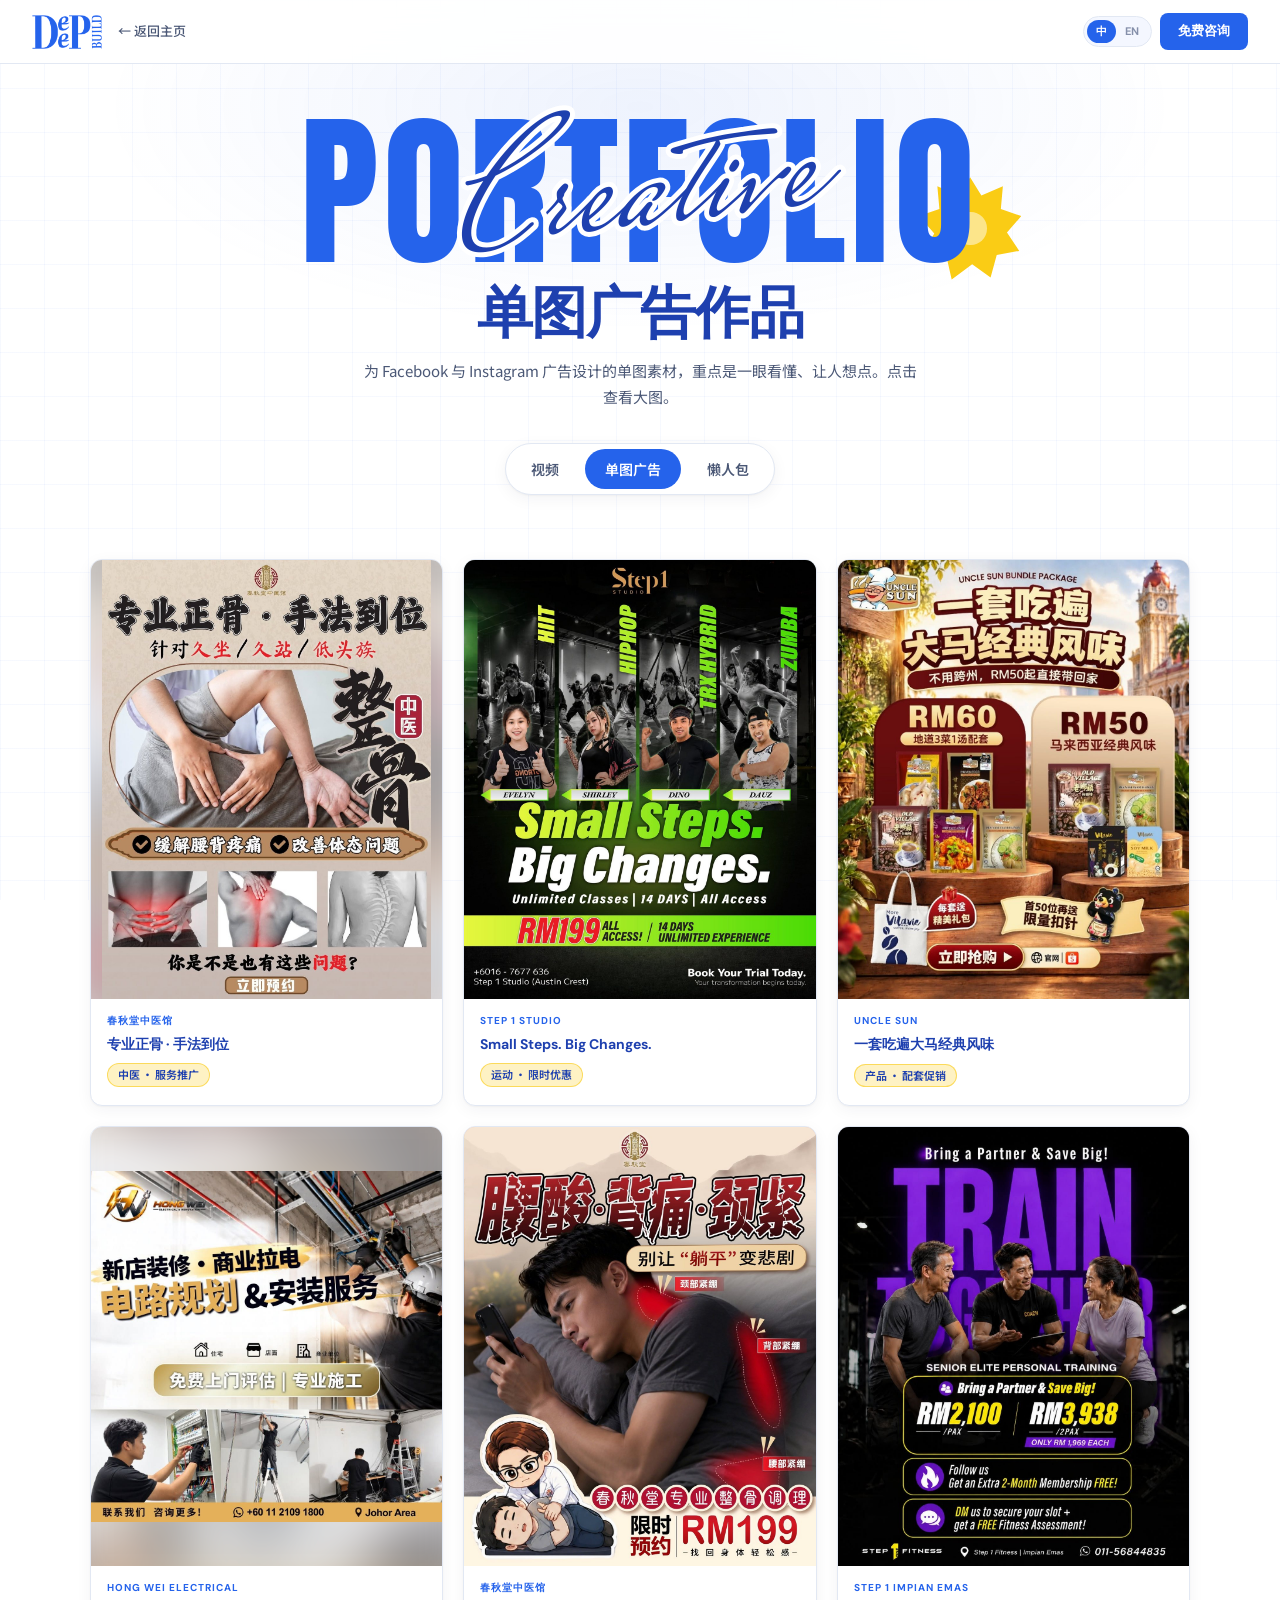
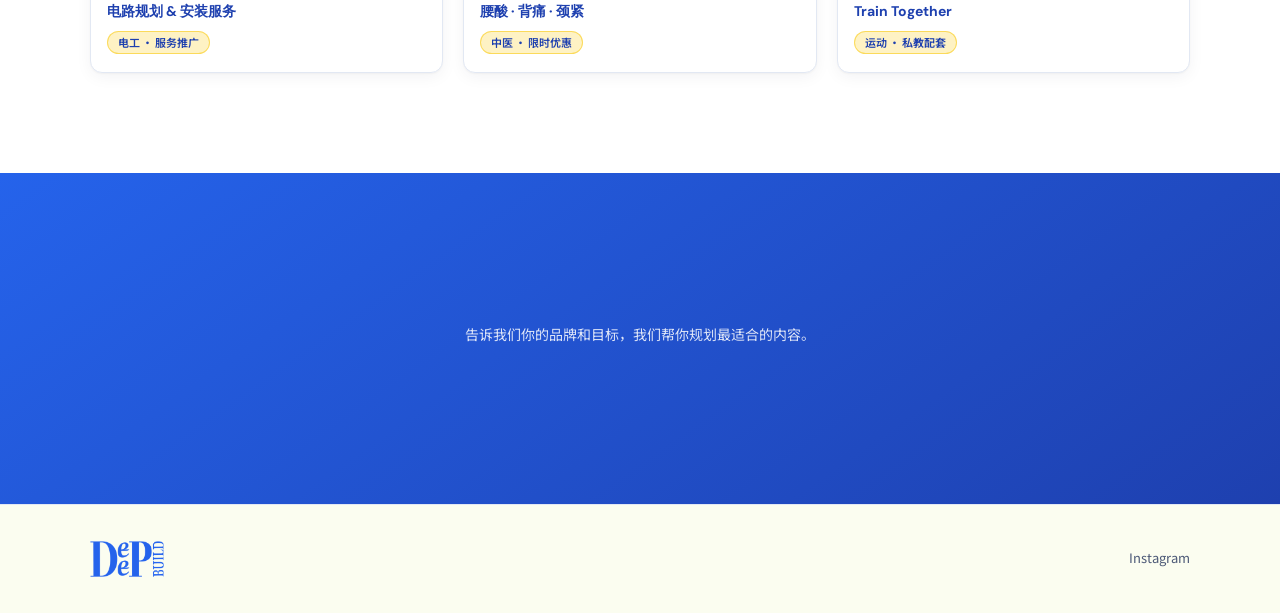
<file: work-ads.html>
<!DOCTYPE html>
<html lang="zh">
<head>
<meta charset="UTF-8">
<meta name="viewport" content="width=device-width, initial-scale=1.0">
<link rel="icon" href="favicon.ico" sizes="any">
<link rel="icon" type="image/png" sizes="48x48" href="images/favicon-48.png">
<link rel="icon" type="image/png" sizes="512x512" href="images/favicon-512.png">
<link rel="apple-touch-icon" href="images/apple-touch-icon.png">
<title>单图广告作品 | Deep Build Marketing</title>
<meta name="description" content="Deep Build Marketing 为 Facebook 与 Instagram 设计的单图广告作品。">
<link rel="canonical" href="https://deepbuild.com.my/work-ads.html">
<link rel="preconnect" href="https://fonts.googleapis.com">
<link href="https://fonts.googleapis.com/css2?family=Anton&family=Mrs+Saint+Delafield&family=DM+Sans:wght@400;500;600;700;800&family=Noto+Sans+SC:wght@300;400;500;700&display=swap" rel="stylesheet">
<link rel="stylesheet" href="assets/work.css?v=8">
</head>
<body>

<nav>
  <a href="index.html" class="nav-logo"><img src="images/logo-blue.png" alt="Deep Build"></a>
  <a href="index.html#work" class="nav-back">← 返回主页</a>
  <div class="nav-right">
    <button class="lang-toggle" onclick="toggleLang()" aria-label="Switch language"><span data-l="zh">中</span><span data-l="en">EN</span></button>
    <a href="https://api.whatsapp.com/send/?phone=601139990357" class="nav-cta" target="_blank">免费咨询</a>
  </div>
</nav>

<section class="work-hero">
  <div class="wordmark" aria-hidden="true"><span class="wm-big">Portfolio</span><span class="wm-script">Creative</span><i class="wm-burst"></i></div>
  <h1>单图广告作品</h1>
  <p>为 Facebook 与 Instagram 广告设计的单图素材，重点是一眼看懂、让人想点。点击查看大图。</p>
  <div class="work-tabs">
    <a href="work-videos.html">视频</a>
    <a href="work-ads.html" class="active">单图广告</a>
    <a href="work-carousels.html">懒人包</a>
  </div>
</section>

<section class="work-body">
  <div class="work-inner">
    <div class="work-grid" id="work-grid"></div>
  </div>
</section>

<section class="work-cta">
  <h2>想要同样效果的内容？</h2>
  <p>告诉我们你的品牌和目标，我们帮你规划最适合的内容。</p>
  <a href="https://api.whatsapp.com/send/?phone=601139990357" class="btn-gold" target="_blank">WhatsApp 联系我们 →</a>
</section>

<footer>
  <div class="footer-inner">
    <a href="index.html"><img src="images/logo-blue.png" alt="Deep Build"></a>
    <a href="https://www.instagram.com/deepbuild_official" target="_blank">Instagram</a>
  </div>
</footer>

<div class="lb" id="lb" onclick="closeLb()">
  <div class="lb-inner" onclick="event.stopPropagation()">
    <button class="lb-close" onclick="closeLb()" aria-label="Close">✕</button>
    <div class="lb-stage" id="lb-stage"></div>
    <button class="lb-nav lb-prev" id="lb-prev" onclick="step(-1)" aria-label="Previous">‹</button>
    <button class="lb-nav lb-next" id="lb-next" onclick="step(1)" aria-label="Next">›</button>
    <div class="lb-dots" id="lb-dots"></div>
    <div class="lb-caption" id="lb-caption"></div>
  </div>
</div>

<script>
// ===== 单图广告列表 =====
// 新增作品：把图片放进 images/work/ads/ 文件夹，然后在下面复制一行改掉内容
// 任何比例都可以（4:5、1:1、3:4），卡片会完整显示整张图，不会被裁掉
// 排序原则：相邻两个不放同一个客户
window.WORK = {
  type: 'ads',
  items: [
    { img: 'images/work/ads/chunqiutang-zhenggu.jpg',         client: '春秋堂中医馆',        tag: '中医 · 服务推广', title: '专业正骨 · 手法到位',     titleEn: 'Professional Bone-Setting' },
    { img: 'images/work/ads/step1-studio-small-steps.jpg',    client: 'Step 1 Studio',       tag: '运动 · 限时优惠', title: 'Small Steps. Big Changes.', titleEn: 'Small Steps. Big Changes.' },
    { img: 'images/work/ads/unclesun-bundle.jpg',             client: 'Uncle Sun',           tag: '产品 · 配套促销', title: '一套吃遍大马经典风味',   titleEn: 'Malaysian Classics Bundle' },
    { img: 'images/work/ads/hongwei-wiring.jpg',              client: 'Hong Wei Electrical', tag: '电工 · 服务推广', title: '电路规划 & 安装服务',     titleEn: 'Wiring Planning & Installation' },
    { img: 'images/work/ads/chunqiutang-rm199.jpg',           client: '春秋堂中医馆',        tag: '中医 · 限时优惠', title: '腰酸 · 背痛 · 颈紧',      titleEn: 'Back & Neck Relief Offer' },
    { img: 'images/work/ads/step1-impian-train-together.jpg', client: 'Step 1 Impian Emas',  tag: '运动 · 私教配套', title: 'Train Together',            titleEn: 'Train Together' }
  ]
};
</script>
<script src="assets/work.js?v=8"></script>
</body>
</html>
</file>
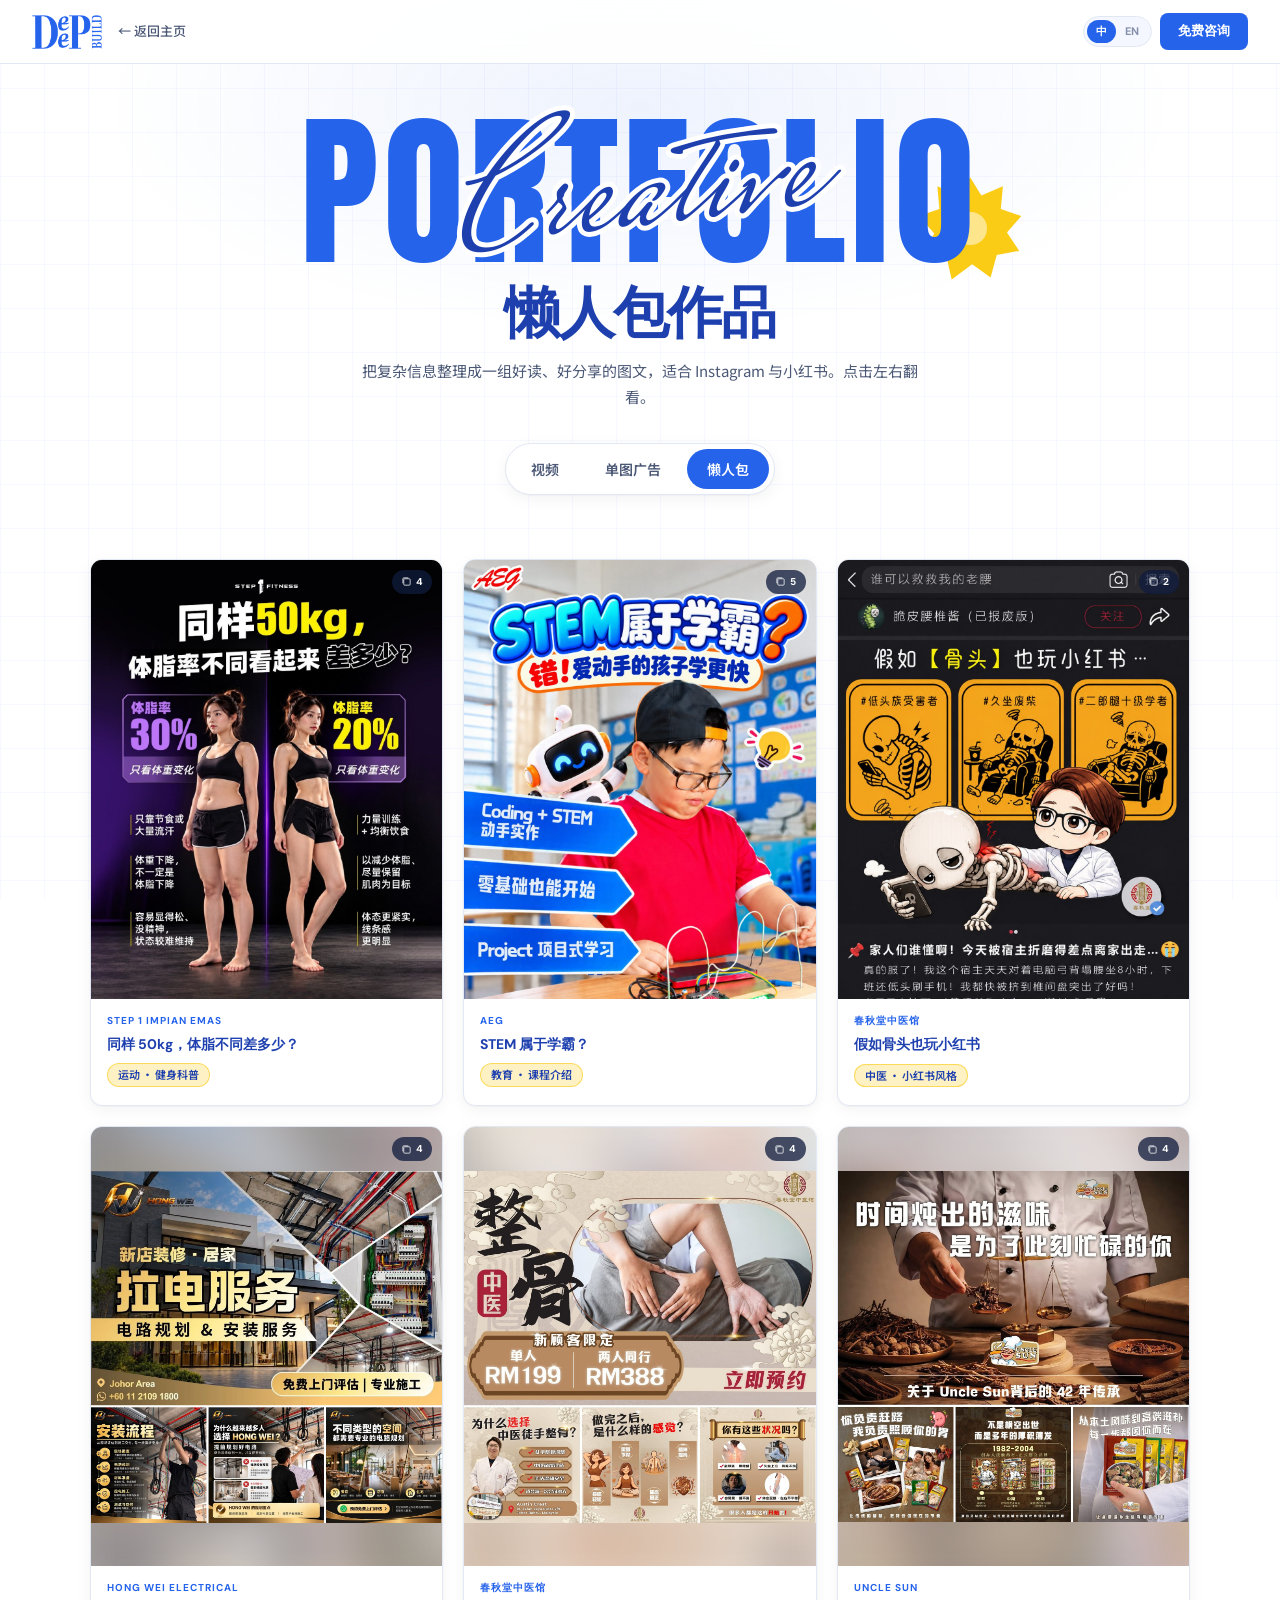
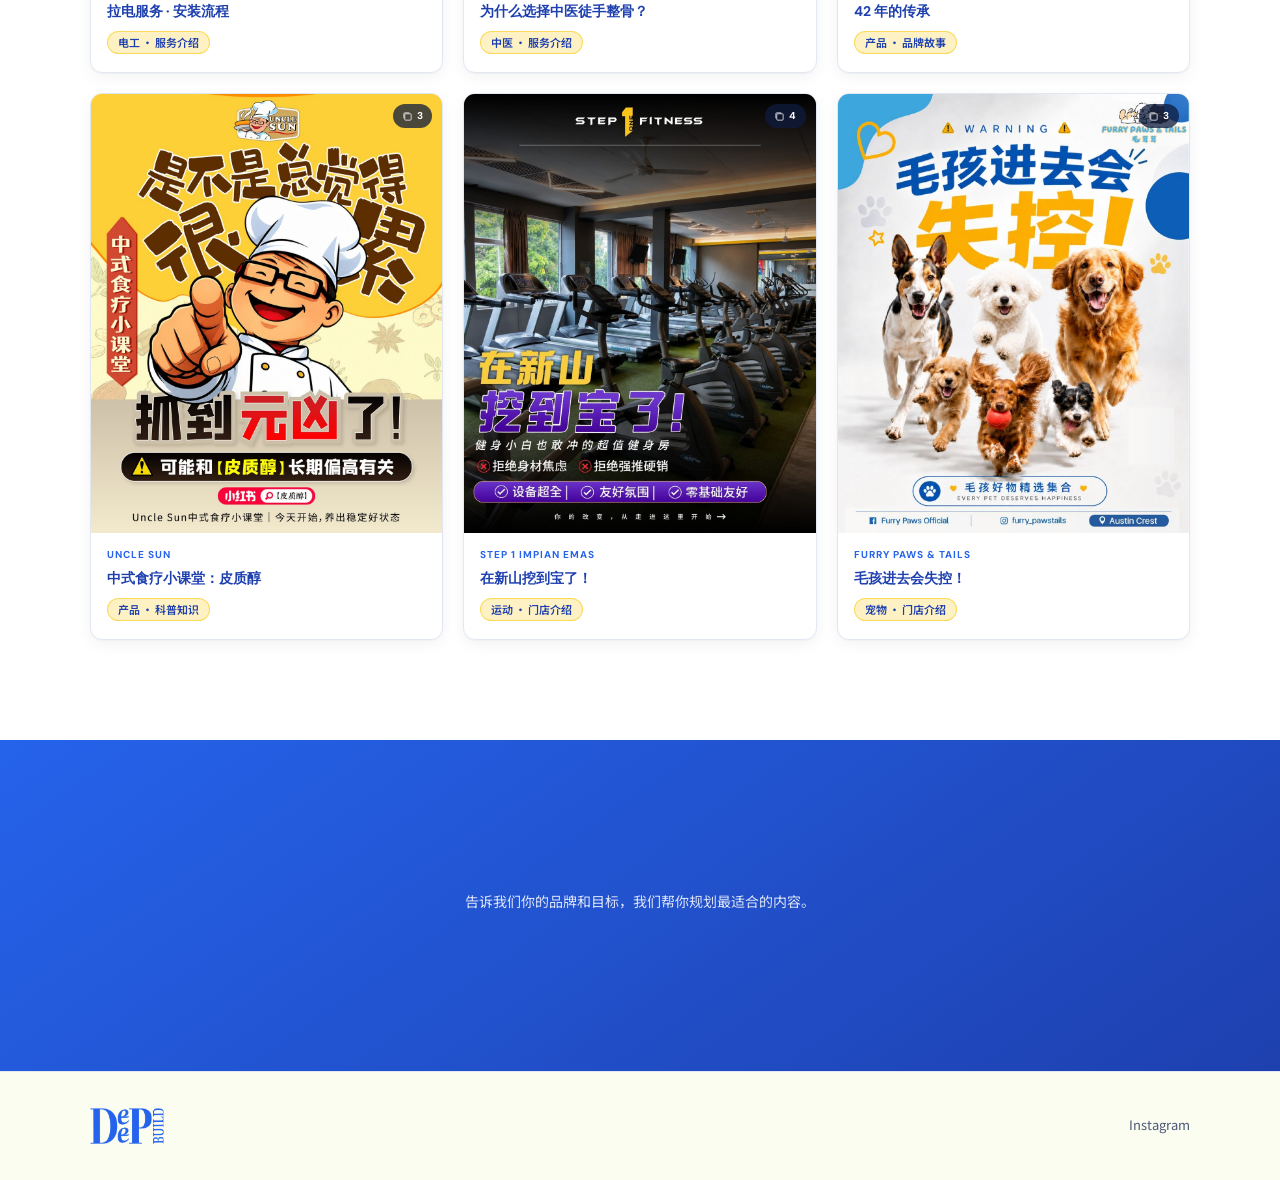
<file: work-carousels.html>
<!DOCTYPE html>
<html lang="zh">
<head>
<meta charset="UTF-8">
<meta name="viewport" content="width=device-width, initial-scale=1.0">
<link rel="icon" href="favicon.ico" sizes="any">
<link rel="icon" type="image/png" sizes="48x48" href="images/favicon-48.png">
<link rel="icon" type="image/png" sizes="512x512" href="images/favicon-512.png">
<link rel="apple-touch-icon" href="images/apple-touch-icon.png">
<title>懒人包作品 | Deep Build Marketing</title>
<meta name="description" content="Deep Build Marketing 为 Instagram 与小红书制作的懒人包图文作品。">
<link rel="canonical" href="https://deepbuild.com.my/work-carousels.html">
<link rel="preconnect" href="https://fonts.googleapis.com">
<link href="https://fonts.googleapis.com/css2?family=Anton&family=Mrs+Saint+Delafield&family=DM+Sans:wght@400;500;600;700;800&family=Noto+Sans+SC:wght@300;400;500;700&display=swap" rel="stylesheet">
<link rel="stylesheet" href="assets/work.css?v=8">
</head>
<body>

<nav>
  <a href="index.html" class="nav-logo"><img src="images/logo-blue.png" alt="Deep Build"></a>
  <a href="index.html#work" class="nav-back">← 返回主页</a>
  <div class="nav-right">
    <button class="lang-toggle" onclick="toggleLang()" aria-label="Switch language"><span data-l="zh">中</span><span data-l="en">EN</span></button>
    <a href="https://api.whatsapp.com/send/?phone=601139990357" class="nav-cta" target="_blank">免费咨询</a>
  </div>
</nav>

<section class="work-hero">
  <div class="wordmark" aria-hidden="true"><span class="wm-big">Portfolio</span><span class="wm-script">Creative</span><i class="wm-burst"></i></div>
  <h1>懒人包作品</h1>
  <p>把复杂信息整理成一组好读、好分享的图文，适合 Instagram 与小红书。点击左右翻看。</p>
  <div class="work-tabs">
    <a href="work-videos.html">视频</a>
    <a href="work-ads.html">单图广告</a>
    <a href="work-carousels.html" class="active">懒人包</a>
  </div>
</section>

<section class="work-body">
  <div class="work-inner">
    <div class="work-grid" id="work-grid"></div>
  </div>
</section>

<section class="work-cta">
  <h2>想要同样效果的内容？</h2>
  <p>告诉我们你的品牌和目标，我们帮你规划最适合的内容。</p>
  <a href="https://api.whatsapp.com/send/?phone=601139990357" class="btn-gold" target="_blank">WhatsApp 联系我们 →</a>
</section>

<footer>
  <div class="footer-inner">
    <a href="index.html"><img src="images/logo-blue.png" alt="Deep Build"></a>
    <a href="https://www.instagram.com/deepbuild_official" target="_blank">Instagram</a>
  </div>
</footer>

<div class="lb" id="lb" onclick="closeLb()">
  <div class="lb-inner" onclick="event.stopPropagation()">
    <button class="lb-close" onclick="closeLb()" aria-label="Close">✕</button>
    <div class="lb-stage" id="lb-stage"></div>
    <button class="lb-nav lb-prev" id="lb-prev" onclick="step(-1)" aria-label="Previous">‹</button>
    <button class="lb-nav lb-next" id="lb-next" onclick="step(1)" aria-label="Next">›</button>
    <div class="lb-dots" id="lb-dots"></div>
    <div class="lb-caption" id="lb-caption"></div>
  </div>
</div>

<script>
// ===== 懒人包列表 =====
// 新增一组：把图片按顺序命名为 主题-01.jpg、主题-02.jpg… 放进 images/work/carousels/，
// 然后在下面复制一行，pics('主题', 张数) 会自动生成整组路径。第一张就是封面。
// 任何比例都可以（直版、方图、横版混在同一组也行），不会被裁掉
// Facebook 那种「上面一张主图、下面几张小方图」的贴文：另外做一张拼好的 主题-cover.jpg，填 cover，
// 张数写成 [主图, 小图1, 小图2…] 的编号顺序，点开会先看到拼图，再一张一张看
// 排序原则：相邻两个不放同一个客户；深色、浅色交错排，第二排放三组暖色的「主图 + 小图」
const pics = (slug, n) => (Array.isArray(n) ? n : Array.from({ length: n }, (_, k) => k + 1))
  .map(k => `images/work/carousels/${slug}-${String(k).padStart(2, '0')}.jpg`);
const cover = slug => `images/work/carousels/${slug}-cover.jpg`;
window.WORK = {
  type: 'carousels',
  items: [
    { imgs: pics('step1-bodyfat', 4), client: 'Step 1 Impian Emas', tag: '运动 · 健身科普', title: '同样 50kg，体脂不同差多少？', titleEn: 'Same Weight, Different Body Fat' },
    { imgs: pics('aeg-stem', 5), client: 'AEG', tag: '教育 · 课程介绍', title: 'STEM 属于学霸？', titleEn: 'Is STEM Only for Top Students?' },
    { imgs: pics('tcm-xhs', 2), client: '春秋堂中医馆', tag: '中医 · 小红书风格', title: '假如骨头也玩小红书', titleEn: 'If Your Bones Used Xiaohongshu' },
    { imgs: pics('hw-wiring', 4), cover: cover('hw-wiring'), client: 'Hong Wei Electrical', tag: '电工 · 服务介绍', title: '拉电服务 · 安装流程', titleEn: 'Wiring Service & Process' },
    { imgs: pics('tcm-zhenggu', [3, 1, 2, 4]), cover: cover('tcm-zhenggu'), client: '春秋堂中医馆', tag: '中医 · 服务介绍', title: '为什么选择中医徒手整骨？', titleEn: 'Why Choose TCM Bone-Setting?' },
    { imgs: pics('us-heritage', [4, 1, 2, 3]), cover: cover('us-heritage'), client: 'Uncle Sun', tag: '产品 · 品牌故事', title: '42 年的传承', titleEn: '42 Years of Heritage' },
    { imgs: pics('us-cortisol', 3), client: 'Uncle Sun', tag: '产品 · 科普知识', title: '中式食疗小课堂：皮质醇', titleEn: 'Food Therapy 101: Cortisol' },
    { imgs: pics('step1-gym-tour', 4), client: 'Step 1 Impian Emas', tag: '运动 · 门店介绍', title: '在新山挖到宝了！', titleEn: 'A Hidden Gem Gym in JB' },
    { imgs: pics('furrypaws-store', 3), client: 'Furry Paws & Tails', tag: '宠物 · 门店介绍', title: '毛孩进去会失控！', titleEn: 'Your Pet Will Go Wild Here!' }
  ]
};
</script>
<script src="assets/work.js?v=8"></script>
</body>
</html>
</file>
<file: assets/work.css>
/* Shared styles for the work sub-pages (videos / single-image ads / carousels) */
*,*::before,*::after{box-sizing:border-box;margin:0;padding:0}
:root{
  --bg:#ffffff;
  --surface:#FBFDF0;
  --surface2:#f4f7ff;
  --border:#e2e8f3;
  --accent:#2563eb;
  --gold:#FACC15;
  --navy:#1E40AF;
  --text:#0f1b3d;
  --text-muted:#4b5876;
  --text-dim:#8590aa;
  --shadow:0 1px 2px rgba(15,27,61,0.04),0 4px 16px rgba(15,27,61,0.05);
  --shadow-hover:0 10px 30px rgba(37,99,235,0.14);
  --radius:12px;
}
html{scroll-behavior:smooth}
body{font-family:'Noto Sans SC',sans-serif;background:var(--bg);color:var(--text);line-height:1.6;overflow-x:hidden}
body::before{content:'';position:fixed;inset:0;background-image:linear-gradient(rgba(37,99,235,0.04) 1px,transparent 1px),linear-gradient(90deg,rgba(37,99,235,0.04) 1px,transparent 1px);background-size:44px 44px;pointer-events:none;z-index:0}
section,footer{position:relative;z-index:1}

/* ===== NAV ===== */
nav{position:fixed;top:0;left:0;right:0;z-index:100;padding:0 32px;height:64px;display:flex;align-items:center;gap:16px;background:rgba(255,255,255,0.88);backdrop-filter:blur(16px);border-bottom:1px solid var(--border)}
.nav-logo{display:flex;align-items:center;text-decoration:none}
.nav-logo img{height:34px;width:auto;display:block}
.nav-back{font-size:13px;font-weight:500;color:var(--text-muted);text-decoration:none;white-space:nowrap;transition:color 0.2s}
.nav-back:hover{color:var(--accent)}
.nav-right{margin-left:auto;display:flex;align-items:center;gap:8px}
.lang-toggle{display:flex;align-items:center;background:var(--surface2);border:1px solid var(--border);border-radius:100px;padding:3px;cursor:pointer;font-family:'DM Sans',sans-serif;font-size:11px;font-weight:700}
.lang-toggle span{padding:4px 9px;border-radius:100px;color:var(--text-dim);transition:all 0.25s}
html[lang="zh"] .lang-toggle [data-l="zh"],html[lang="en"] .lang-toggle [data-l="en"]{background:var(--accent);color:#fff}
.nav-cta{background:var(--accent);color:#fff;padding:8px 18px;border-radius:8px;font-size:13px;font-weight:600;font-family:'DM Sans',sans-serif;text-decoration:none;white-space:nowrap;transition:all 0.2s}
.nav-cta:hover{background:var(--navy)}

/* ===== HERO ===== */
.work-hero{padding:120px 24px 40px;text-align:center;background:radial-gradient(ellipse 60% 60% at 50% 20%,rgba(37,99,235,0.08),transparent 70%)}
.section-label{display:inline-block;font-family:'DM Sans',sans-serif;font-size:11px;font-weight:700;letter-spacing:0.14em;text-transform:uppercase;color:var(--navy);background:var(--gold);padding:4px 10px;border-radius:4px;margin-bottom:16px}
.work-hero h1{font-family:'DM Sans',sans-serif;font-size:clamp(32px,5vw,56px);font-weight:800;line-height:1.1;letter-spacing:-0.03em;color:var(--navy);margin-bottom:14px}
.work-hero p{font-size:15px;color:var(--text-muted);max-width:560px;margin:0 auto;line-height:1.75}
.work-tabs{display:inline-flex;gap:6px;margin-top:32px;background:#fff;border:1px solid var(--border);border-radius:100px;padding:5px;box-shadow:var(--shadow);max-width:100%;overflow-x:auto}
.work-tabs a{padding:9px 20px;border-radius:100px;font-size:14px;font-weight:600;color:var(--text-muted);text-decoration:none;white-space:nowrap;transition:all 0.2s}
.work-tabs a:hover{color:var(--accent)}
.work-tabs a.active{background:var(--accent);color:#fff}

/* ===== GRID ===== */
.work-body{padding:24px 24px 100px}
.work-inner{max-width:1100px;margin:0 auto}
.work-count{font-size:13px;color:var(--text-dim);margin-bottom:20px}
.work-grid{display:grid;grid-template-columns:repeat(3,1fr);gap:20px}
.work-card{background:#fff;border:1px solid var(--border);border-radius:var(--radius);overflow:hidden;cursor:pointer;box-shadow:var(--shadow);transition:border-color 0.3s,transform 0.25s,box-shadow 0.3s;text-align:left;font:inherit;color:inherit;display:block;width:100%;padding:0}
.work-card:hover{border-color:rgba(37,99,235,0.4);transform:translateY(-4px);box-shadow:var(--shadow-hover)}
.work-card.is-empty{cursor:default}
.work-card.is-empty:hover{transform:none;box-shadow:var(--shadow);border-color:var(--border)}
.work-thumb{position:relative;width:100%;overflow:hidden;background:var(--surface2)}
.work-grid[data-type="videos"] .work-thumb{aspect-ratio:9/16}
.work-grid[data-type="ads"] .work-thumb,.work-grid[data-type="carousels"] .work-thumb{aspect-ratio:4/5}
.work-thumb img{width:100%;height:100%;object-fit:cover;display:block;transition:transform 0.4s}
.work-card:hover .work-thumb img{transform:scale(1.04)}
.work-grid:not([data-type="videos"]) .work-thumb img{position:relative;object-fit:contain}
.work-grid:not([data-type="videos"]) .work-thumb .work-thumb-bg{position:absolute;inset:0;object-fit:cover;filter:blur(22px) saturate(1.2);transform:scale(1.25);opacity:0.6}
.work-card:hover .work-thumb .work-thumb-bg{transform:scale(1.25)}
.work-play{position:absolute;inset:0;display:flex;align-items:center;justify-content:center;background:rgba(15,27,61,0.18)}
.work-play svg{width:52px;height:52px;background:var(--gold);border-radius:50%;padding:15px;color:var(--navy);box-shadow:0 4px 20px rgba(250,204,21,0.5);transition:transform 0.2s}
.work-card:hover .work-play svg{transform:scale(1.1)}
.work-badge{position:absolute;top:10px;right:10px;background:rgba(15,27,61,0.75);color:#fff;font-size:10px;font-weight:700;font-family:'DM Sans',sans-serif;padding:4px 9px;border-radius:100px;letter-spacing:0.06em;display:flex;align-items:center;gap:4px}
.work-ph{position:absolute;inset:0;display:flex;flex-direction:column;align-items:center;justify-content:center;gap:10px;background:linear-gradient(145deg,#eef3ff,#FBFDF0);color:var(--accent)}
.work-ph svg{width:40px;height:40px;opacity:0.6}
.work-ph svg{opacity:0.35}
.coming-soon{position:absolute;left:50%;top:50%;transform:translate(-50%,-50%);z-index:2;background:var(--gold);color:var(--navy);font-family:'DM Sans',sans-serif;font-size:12px;font-weight:800;letter-spacing:0.16em;text-transform:uppercase;white-space:nowrap;padding:8px 16px;border-radius:100px;box-shadow:0 8px 24px rgba(15,27,61,0.2)}
.work-info{padding:14px 16px 18px}
.work-client{font-family:'DM Sans',sans-serif;font-size:10px;font-weight:700;color:var(--accent);letter-spacing:0.1em;text-transform:uppercase;margin-bottom:4px}
.work-title{font-family:'DM Sans',sans-serif;font-size:14px;font-weight:700;color:var(--navy)}
.work-tag{display:inline-block;margin-top:8px;font-size:11px;font-weight:600;color:var(--navy);background:rgba(250,204,21,0.25);border:1px solid rgba(250,204,21,0.6);border-radius:100px;padding:2px 10px}

/* Landscape video: spans the whole row, image left and text right on desktop */
.work-card.is-wide{grid-column:1/-1;display:grid;grid-template-columns:2fr 1fr;align-items:center}
.work-grid[data-type="videos"] .work-card.is-wide .work-thumb{aspect-ratio:16/9}
.work-card.is-wide .work-info{padding:28px}
.work-card.is-wide .work-title{font-size:22px;margin-top:4px}
.lb.is-wide[data-type] .lb-inner{max-width:960px}
.lb.is-wide[data-type] .lb-stage{aspect-ratio:16/9}
@media(max-width:640px){
  .work-card.is-wide{grid-template-columns:1fr}
  .work-card.is-wide .work-info{padding:12px 14px 16px}
  .work-card.is-wide .work-title{font-size:16px}
}

/* ===== LIGHTBOX ===== */
.lb{position:fixed;inset:0;background:rgba(10,18,40,0.9);z-index:999;display:none;align-items:center;justify-content:center;padding:24px}
.lb.open{display:flex}
.lb-inner{position:relative;width:100%;max-width:480px}
.lb[data-type="videos"] .lb-inner{max-width:400px}
.lb-close{position:absolute;top:-44px;right:0;background:none;border:none;color:#fff;font-size:22px;cursor:pointer;opacity:0.75}
.lb-close:hover{opacity:1}
.lb-stage{position:relative;width:100%;border-radius:12px;overflow:hidden;background:#000}
.lb[data-type="videos"] .lb-stage{aspect-ratio:9/16}
/* carousel slides differ in shape: keep one fixed frame so the arrows and dots don't jump while swiping */
.lb[data-type="carousels"] .lb-stage{aspect-ratio:4/5;max-height:80vh;margin:0 auto;background:#fff}
.lb[data-type="carousels"] .lb-stage img{height:100%;max-height:none}
.lb-stage iframe{position:absolute;inset:0;width:100%;height:100%;border:0}
.lb-stage img{width:100%;max-height:80vh;object-fit:contain;display:block;background:#fff}
.lb-nav{position:absolute;top:50%;transform:translateY(-50%);width:40px;height:40px;border-radius:50%;border:none;background:rgba(255,255,255,0.92);color:var(--navy);font-size:18px;cursor:pointer;display:flex;align-items:center;justify-content:center;box-shadow:0 4px 14px rgba(0,0,0,0.25)}
.lb-prev{left:-56px}
.lb-next{right:-56px}
.lb-dots{display:flex;justify-content:center;gap:6px;margin-top:14px}
.lb-dots i{width:7px;height:7px;border-radius:50%;background:rgba(255,255,255,0.35);transition:all 0.2s}
.lb-dots i.on{background:var(--gold);width:20px;border-radius:4px}
.lb-caption{color:#fff;text-align:center;margin-top:12px;font-size:13px;opacity:0.85}

/* ===== CTA + FOOTER ===== */
.work-cta{padding:80px 24px;text-align:center;background:linear-gradient(145deg,#2563eb,#1E40AF);color:#fff;overflow:hidden}
.work-cta h2{font-family:'DM Sans',sans-serif;font-size:clamp(24px,3.5vw,36px);font-weight:800;margin-bottom:12px}
.work-cta p{font-size:14px;opacity:0.85;margin-bottom:28px}
.btn-gold{display:inline-block;background:var(--gold);color:var(--navy);padding:14px 28px;border-radius:10px;font-family:'DM Sans',sans-serif;font-size:14px;font-weight:700;text-decoration:none;box-shadow:0 4px 20px rgba(250,204,21,0.35);transition:transform 0.2s}
.btn-gold:hover{transform:translateY(-2px)}
footer{background:var(--surface);border-top:1px solid var(--border);padding:36px 24px}
.footer-inner{max-width:1100px;margin:0 auto;display:flex;justify-content:space-between;align-items:center;flex-wrap:wrap;gap:16px}
.footer-inner img{height:36px;width:auto;display:block}
.footer-inner a{color:var(--text-muted);text-decoration:none;font-size:13px}
.footer-inner a:hover{color:var(--accent)}

/* ===== MOTION ===== */
.reveal{opacity:0}
.reveal.in{opacity:1;animation:rise 0.7s cubic-bezier(0.2,0.7,0.2,1) backwards;animation-delay:var(--d,0s)}
@keyframes rise{from{opacity:0;transform:translateY(24px) scale(0.97)}to{opacity:1;transform:none}}
.work-hero>*{animation:rise 0.8s cubic-bezier(0.2,0.7,0.2,1) backwards}
.work-hero>*:nth-child(2){animation-delay:0.08s}
.work-hero>*:nth-child(3){animation-delay:0.16s}
.work-hero>*:nth-child(4){animation-delay:0.24s}
@media(prefers-reduced-motion:reduce){.reveal{opacity:1}.reveal.in,.work-hero>*{animation:none}}

/* ===== RESPONSIVE ===== */
@media(max-width:900px){.work-grid{grid-template-columns:repeat(2,1fr)}.lb-prev{left:8px}.lb-next{right:8px}}
@media(max-width:640px){
  nav{padding:0 16px;gap:10px}
  .nav-cta{display:none}
  .work-grid{grid-template-columns:repeat(2,1fr);gap:12px}
  .work-tabs a{padding:8px 14px;font-size:13px}
  .work-info{padding:10px 12px 14px}
}

/* ===== PORTFOLIO WORDMARK =====
   Big condensed word with a handwritten script laid across it (editorial "Portfolio / Creative" look).
   Markup: <div class="wordmark" aria-hidden="true"><span class="wm-big">PORTFOLIO</span><span class="wm-script">Creative</span><i class="wm-burst"></i></div> */
.wordmark{position:relative;display:inline-block;line-height:0.82;margin:4px 0 22px;user-select:none}
.wm-big{display:block;font-family:'Anton',sans-serif;font-size:clamp(64px,13vw,176px);letter-spacing:0.03em;color:var(--accent);text-transform:uppercase;position:relative;z-index:1}
.wm-script{position:absolute;left:50%;top:50%;z-index:2;transform:translate(-50%,-46%) rotate(-7deg);font-family:'Mrs Saint Delafield',cursive;font-size:clamp(72px,13.5vw,186px);line-height:1;color:var(--navy);white-space:nowrap;-webkit-text-stroke:10px #fff;paint-order:stroke fill}
.wm-burst{position:absolute;right:-6%;bottom:-14%;width:clamp(54px,8vw,104px);aspect-ratio:1;z-index:0;background:var(--gold);clip-path:polygon(50% 0,61% 18%,82% 9%,80% 31%,100% 38%,86% 54%,98% 72%,76% 76%,70% 98%,52% 85%,32% 100%,27% 78%,4% 74%,15% 55%,0 38%,20% 31%,18% 9%,39% 18%)}
.wm-burst::after{content:'';position:absolute;inset:34%;border-radius:50%;background:#fff;opacity:0.5}
/* entrance: letters rise, then the script writes itself in from left to right */
.wordmark .wm-big{animation:wmRise 0.8s cubic-bezier(0.2,0.7,0.2,1) backwards}
.wordmark .wm-script{animation:wmWrite 1.1s 0.35s cubic-bezier(0.3,0.7,0.2,1) backwards}
.wordmark .wm-burst{animation:wmSpin 0.9s 0.6s cubic-bezier(0.3,1.5,0.5,1) backwards}
@keyframes wmRise{from{opacity:0;transform:translateY(30px)}}
@keyframes wmWrite{from{clip-path:inset(0 100% 0 0);opacity:0.2}to{clip-path:inset(0 0 0 0)}}
@keyframes wmSpin{from{opacity:0;transform:scale(0.3) rotate(-90deg)}}
@media(prefers-reduced-motion:reduce){.wordmark .wm-big,.wordmark .wm-script,.wordmark .wm-burst{animation:none}}
@media(max-width:640px){.wm-script{-webkit-text-stroke:6px #fff}}
</file>
